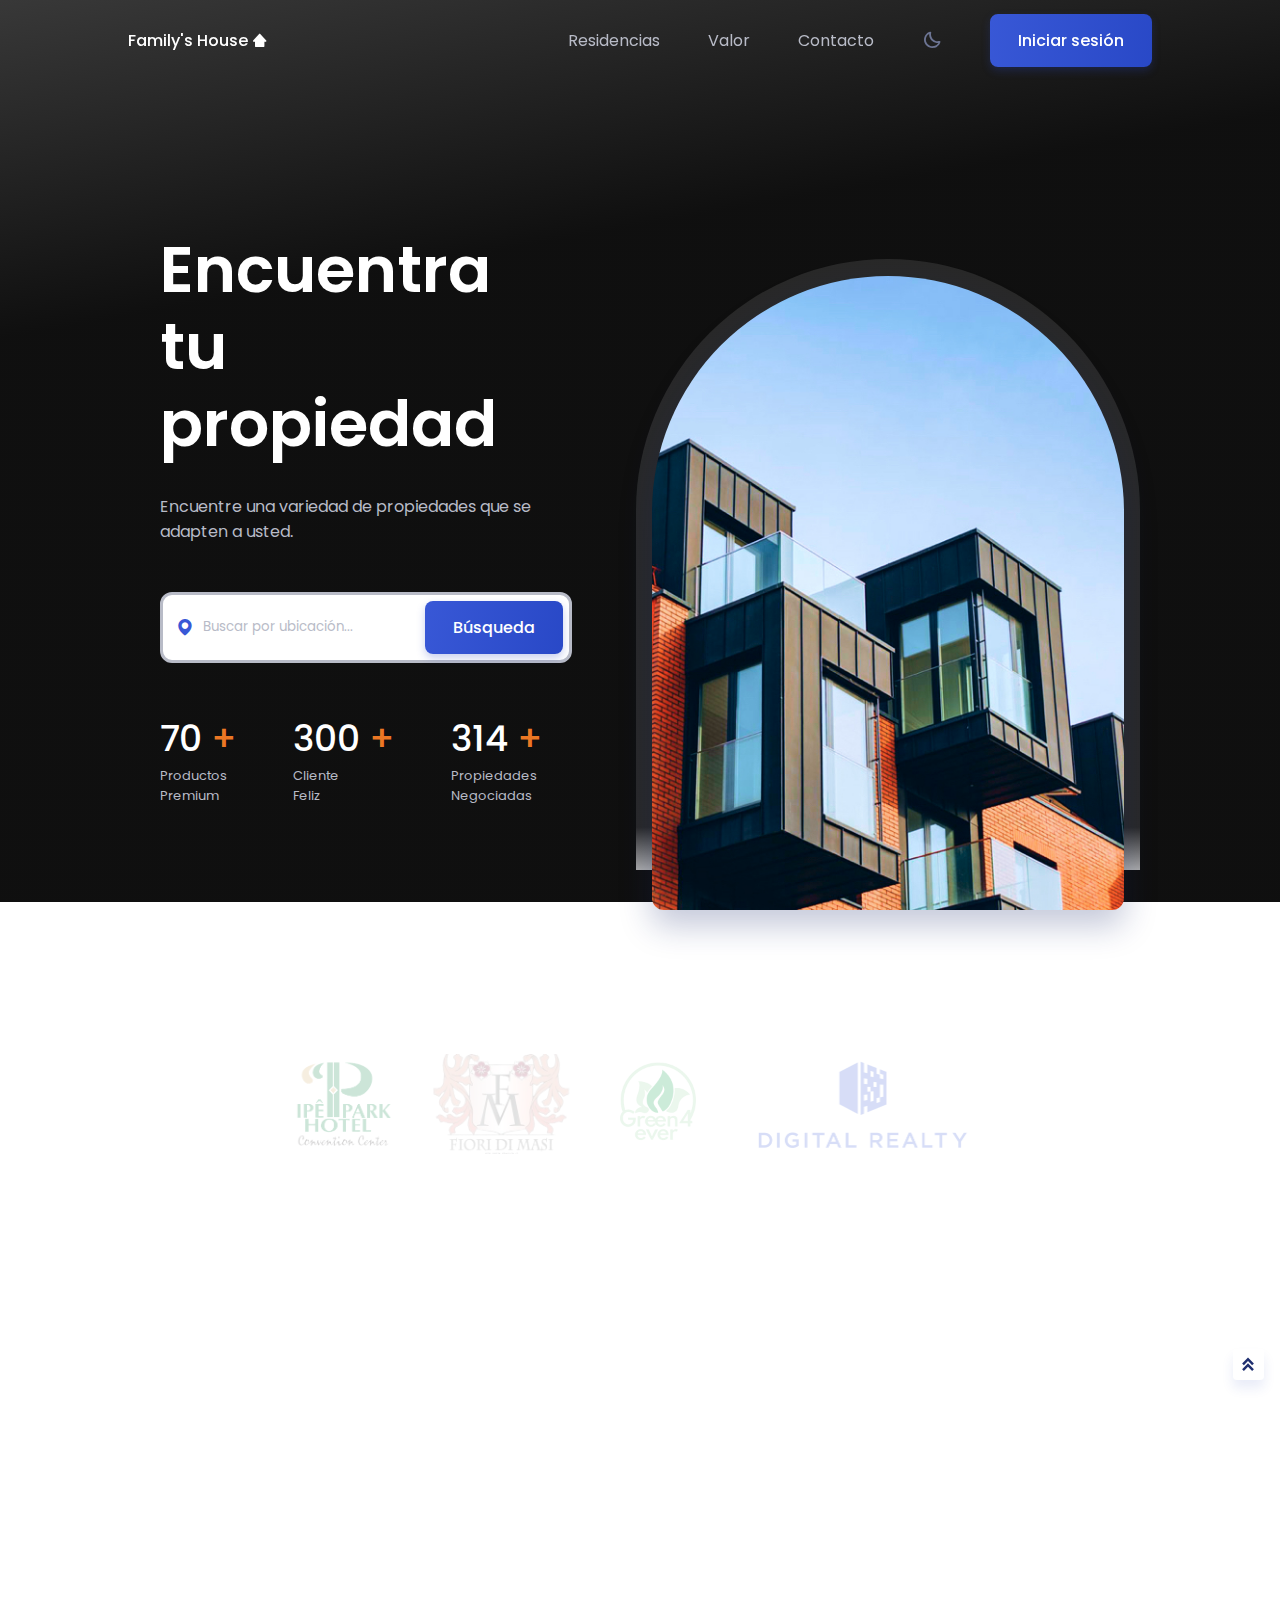
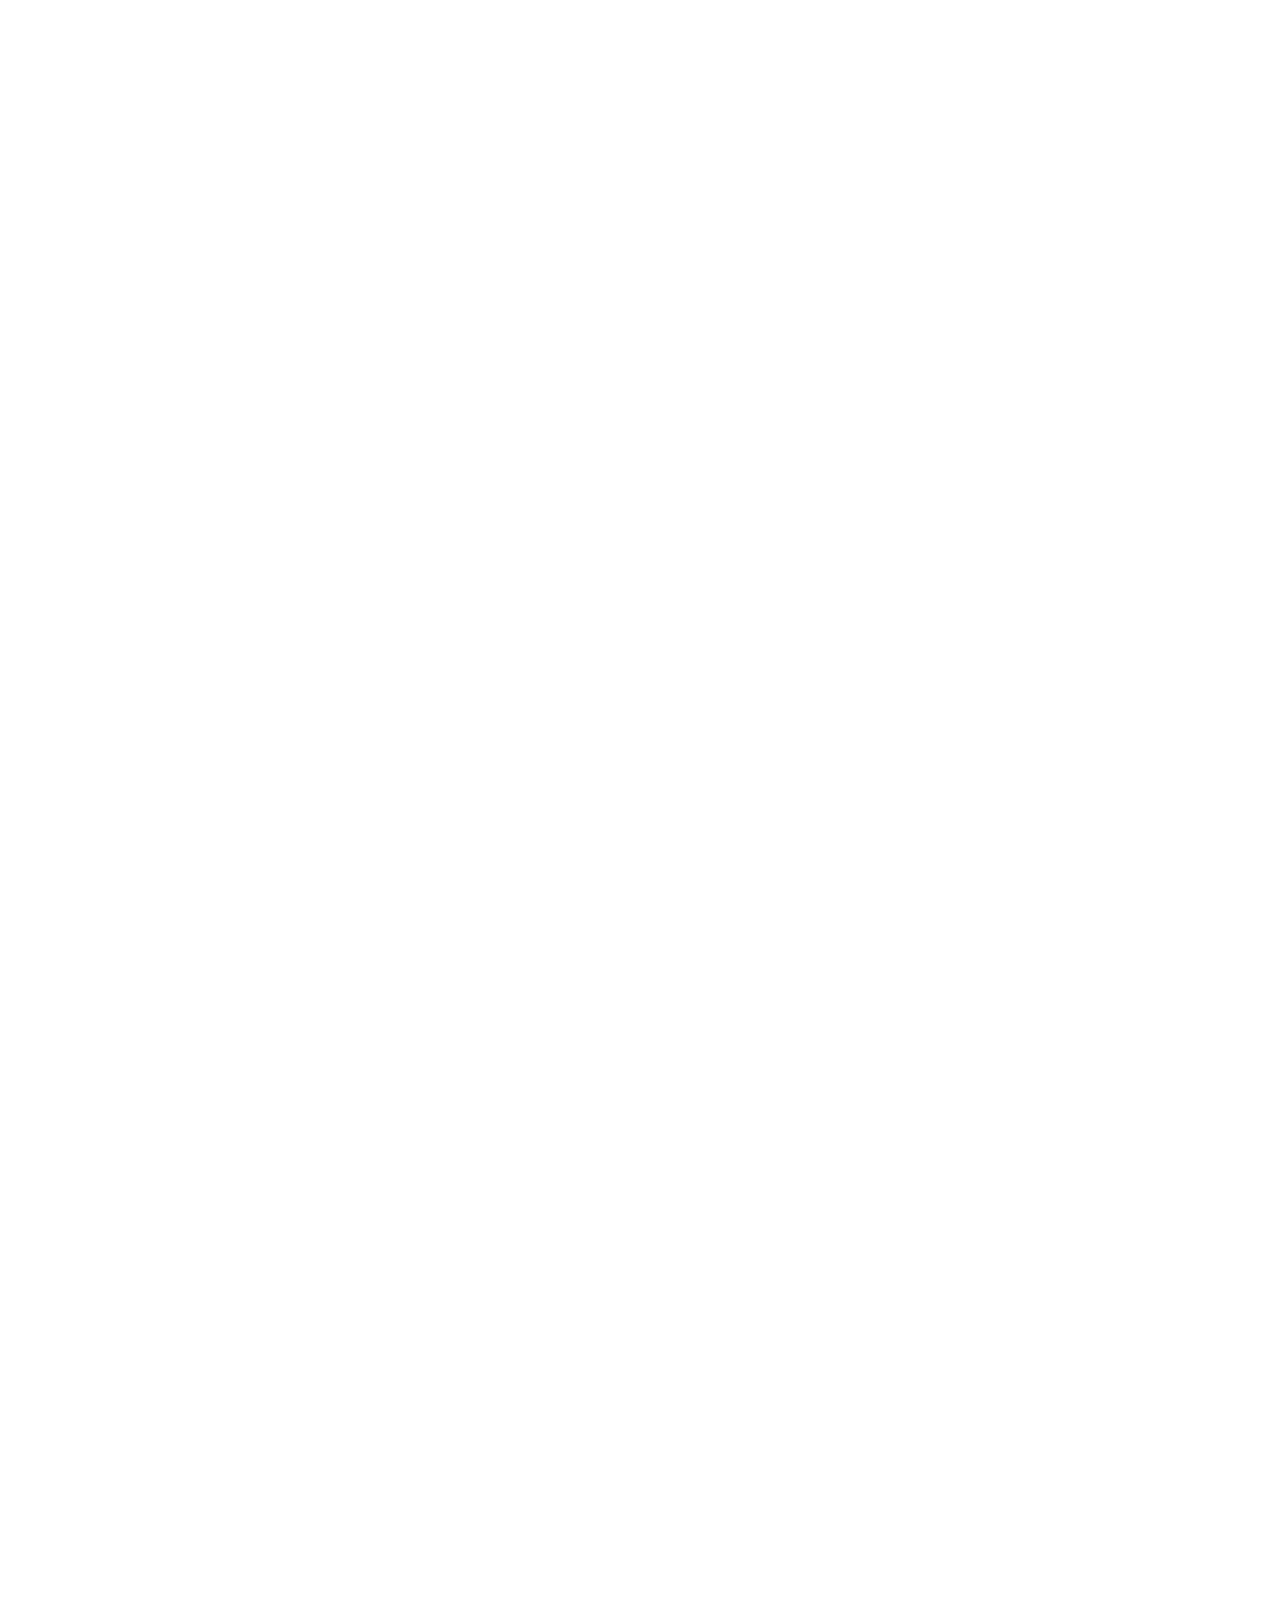
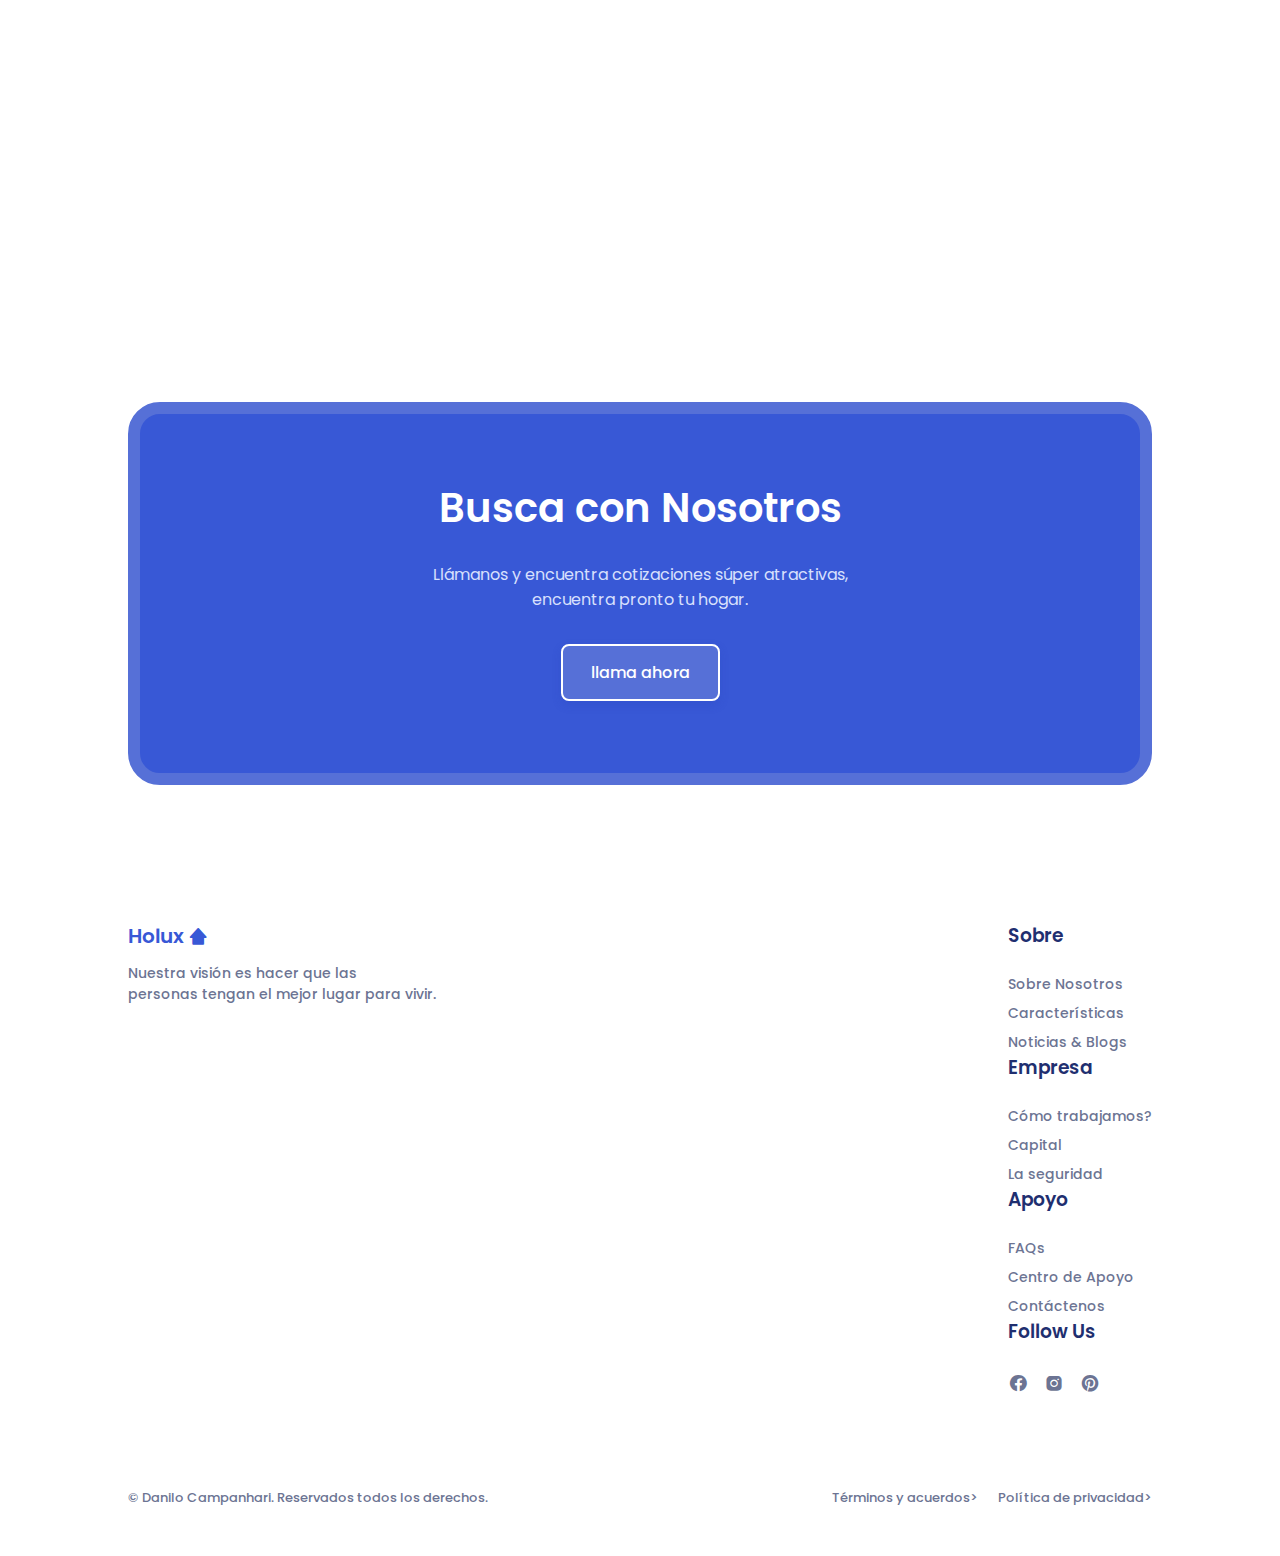
<file: index.html>
<!DOCTYPE html>
    <html lang="es">
    <head>
        <meta charset="UTF-8">
        <meta name="viewport" content="width=device-width, initial-scale=1.0">

        <!--=============== FAVICON ===============-->
        <link rel="shortcut icon" href="assets/img/favicon.png" type="image/x-icon">

        <!--=============== BOXICONS ===============-->
        <link href='https://unpkg.com/boxicons@2.1.2/css/boxicons.min.css' rel='stylesheet'>
        
        <!--=============== SWIPER CSS ===============-->
        <link rel="stylesheet" href="assets/css/swiper-bundle.min.css">

        <!--=============== CSS ===============-->
        <link rel="stylesheet" href="assets/css/styles.css">

        <title>Inmobiliaria España</title>
    </head>
    <body>
        <!--==================== HEADER ====================-->
        <header class="header" id="header">
            <nav class="nav container">
                <a href="index.html" class="nav__logo">
                    Family's House <i class='bx bxs-home-alt-2'></i>
                </a>

                <div class="nav__menu">
                    <ul class="nav__list">
                        <li class="nav__item">
                            <a href="#home" class="nav__link active-link">
                                <i class='bx bx-home-alt-2' ></i>
                                <span></span>
                            </a>
                        </li>

                        <li class="nav__item">
                            <a href="Residencias.html" class="nav__link">
                                <i class='bx bx-building-house' ></i>
                                <span>Residencias</span>
                            </a>
                        </li>
                        
                        <li class="nav__item">
                            <a href="#Value" class="nav__link">
                                <i class='bx bx-award' ></i>
                                <span>Valor</span>
                            </a>
                        </li>
                        
                        <li class="nav__item">
                            <a href="contacto.html" class="nav__link">
                                <i class='bx bx-phone'></i>
                                <span>Contacto</span>
                            </a>
                        </li>
                    </ul>
                </div>

                <!-- Theme change button -->
                <i class='bx bx-moon change-theme' id="theme-button"></i>

                <a href="#" class="button nav_button">
                    Iniciar sesión
                </a>
            </nav>
        </header>

        <!--==================== MAIN ====================-->
        <main class="main">
            <!--==================== HOME ====================-->
            <section class="home section" id="home">
                <div class="home__container container grid">
                    <div class="home__data">
                        <h1 class="home__title">
                            Encuentra  <br> tu <br> propiedad
                        </h1>
                        <p class="home__description">
                            Encuentre una variedad de propiedades que se adapten a usted.
                        </p>

                        <form action="" class="home__search">
                            <i class='bx bxs-map' ></i>
                            <input type="search" placeholder="Buscar por ubicación..." class="home__search-input">
                            <button class="button">Búsqueda</button>
                        </form>

                        <div class="home__value">
                            <div>
                                <h1 class="home__value-number">
                                    70 <span>+</span>
                                </h1>
                                <span class="home__value-description">
                                    Productos <br> Premium
                                </span>
                            </div>

                            <div>
                                <h1 class="home__value-number">
                                    300 <span>+</span>
                                </h1>
                                <span class="home__value-description">
                                    Cliente <br> Feliz
                                </span>
                            </div>

                            <div>
                                <h1 class="home__value-number">
                                    314 <span>+</span>
                                </h1>
                                <span class="home__value-description">
                                    Propiedades <br> Negociadas
                                </span>
                            </div>
                        </div>
                    </div>

                    <div class="home__images">
                        <div class="home__orbe"></div>

                        <div class="home__img">
                            <img src="assets/img/home.jpg" alt="">
                        </div>
                    </div>
                </div>
            </section>

            <!--==================== LOGOS ====================-->
            <section class="logos section">
                <div class="logos__container container grid">
                    <div class="logos__img">
                        <img src="assets/img/IPE-LOGO-quadrado-215x215-removebg-preview.png" alt="">
                    </div>

                    <div class="logos__img">
                        <img src="assets/img/logomarca-jpg-13-251723-1561402710_13_251723-1564995014-removebg-preview.png" alt="">
                    </div>

                    <div class="logos__img">
                        <img src="assets/img/G4E-Logo.png" alt="">
                    </div>
                    
                    <div class="logos__img">
                        <img src="assets/img/logo4.png" alt="">
                    </div>
                </div>
            </section>

            <!--==================== POPULAR ====================-->
            <section class="popular section" id="popular">
                <div class="container">
                    <span class="section__subtitle">Melhor escolha</span>
                    <h2 class="section__title">
                        Residências Populares<span>.</span>
                    </h2>

                    <div class="popular__container swiper">
                        <div class="swiper-wrapper">
                                <article class="popular__card swiper-slide">
                                    <a href="Detalhes.html"></a>
                                        <img src="assets/img/popular1.jpg" alt="" class="popular__img">

                                        <div class="popular_data">
                                            <h2 class="popular__price">
                                                <span>€ </span>66,356
                                            </h2>
                                            <h3 class="popular_title">
                                                Benalmadena
                                            </h3>
                                            <p class="popular__description">
                                                Pl. Mayor29140, Málaga, Espanha
                                            </p>
                                        </div>
                                    </a>
                                </article>

                                <article class="popular__card swiper-slide">
                                    <a href="Detalhes2.html">
                                            <img src="assets/img/popular2.jpg" alt="" class="popular__img">

                                            <div class="popular_data">
                                                <h2 class="popular__price">
                                                    <span>€ </span>35,159
                                                </h2>
                                                <h3 class="popular_title">
                                                    Benalmadena
                                                </h3>
                                                <p class="popular__description">
                                                    Pl. Mayor29140, Málaga, Espanha
                                                </p>
                                            </div>
                                    </a>
                                </article>


                                <article class="popular__card swiper-slide">
                                    <a href="Detalhes3.html">
                                        <img src="assets/img/popular3.jpg" alt="" class="popular__img">

                                        <div class="popular_data">
                                            <h2 class="popular__price">
                                                <span>€ </span>75,043
                                            </h2>
                                            <h3 class="popular_title">
                                                Benalmadena
                                            </h3>
                                            <p class="popular__description">
                                                Pl. Mayor29140, Málaga, Espanha
                                            </p>
                                        </div>
                                    </a>
                                </article>

                                <article class="popular__card swiper-slide">
                                    <a href="Detalhes4.html">
                                        <img src="assets/img/popular4.jpg" alt="" class="popular__img">
                                        <div class="popular_data">
                                            <h2 class="popular__price">
                                                <span>€ </span>62,024
                                            </h2>
                                            <h3 class="popular_title">
                                                Benalmadena
                                            </h3>
                                            <p class="popular__description">
                                                Pl. Mayor29140, Málaga, Espanha
                                            </p>
                                        </div>
                                    </a>
                                </article>

                                <article class="popular__card swiper-slide">
                                    <a href="Detalhes5.html">
                                        <img src="assets/img/popular5.jpg" alt="" class="popular__img">

                                        <div class="popular_data">
                                            <h2 class="popular__price">
                                                <span>€ </span>47,043
                                            </h2>
                                            <h3 class="popular_title">
                                                Benalmadena
                                            </h3>
                                            <p class="popular__description">
                                                Pl. Mayor29140, Málaga, Espanha
                                            </p>
                                        </div>
                                    </a>
                                </article>
                        </div>

                        <div class="swiper-button-next">
                            <i class='bx bx-chevron-right'></i>
                        </div>
                        <div class="swiper-button-prev">
                            <i class='bx bx-chevron-left' ></i>
                        </div>
                    </div>
                </div>
            </section>

            <!--==================== VALUE ====================-->
            <section class="value section" id="value">
                <div class="value__container container grid">
                    <div class="value__images">
                        <div class="value__orbe"></div>

                        <div class="value__img">
                            <img src="assets/img/value.jpg" alt="">
                        </div>
                    </div>

                    <div class="value__contente">
                        <div class="valu__data">
                            <span class="section__subtitle">Nuestros valores</span>
                            <h2 class="section__title">
                                Valores que ofrecemos<span>.</span>
                            </h2>
                            <p class="value__description">
                                Siempre estamos listos para ayudar, 
                                brindándole el mejor servicio.
                                Creemos que un buen lugar para vivir
                                puede mejorar su vida.
                            </p>
                        </div>

                        <div class="value__accordion">
                            <div class="value__accordion">
                                <div class="value__accordion-item">
                                    <header class="value__accordion-header">
                                        <i class='bx bxs-shield-x value__accordion-icon'></i>
                                        <h3 class="value__accordion-title">
                                            Las mejores tasas de interés del mercado
                                        </h3>
                                        <div class="value__accordion-arrow">
                                            <i class='bx bxs-down-arrow'></i>
                                        </div>
                                    </header>

                                    <div class="value__accordion-content">
                                        <p class="value__accordion-description">
                                            El precio que ofrecemos es el mejor para usted, no garantizamos ningún precio.
                                            cambios en su propiedad debido a varios costos inesperados que puedan surgir.
                                        </p>
                                    </div>
                                </div>
                            </div>

                            <div class="value__accordion">
                                <div class="value__accordion-item">
                                    <header class="value__accordion-header">
                                        <i class='bx bxs-x-square value__accordion-icon'></i>
                                        <h3 class="value__accordion-title">
                                            Prevenir precios inestables
                                        </h3>
                                        <div class="value__accordion-arrow">
                                            <i class='bx bxs-down-arrow'></i>
                                        </div>
                                    </header>

                                    <div class="value__accordion-content">
                                        <p class="value__accordion-description">
                                            El precio que ofrecemos es el mejor para usted, no garantizamos ningún precio.
                                            cambios en su propiedad debido a varios costos inesperados que puedan surgir.
                                        </p>
                                    </div>
                                </div>
                            </div>

                            <div class="value__accordion">
                                <div class="value__accordion-item">
                                    <header class="value__accordion-header">
                                        <i class='bx bxs-bar-chart-square value__accordion-icon'></i>
                                        <h3 class="value__accordion-title">
                                            Los mejores precios del mercado
                                        </h3>
                                        <div class="value__accordion-arrow">
                                            <i class='bx bxs-down-arrow'></i>
                                        </div>
                                    </header>

                                    <div class="value__accordion-content">
                                        <p class="value__accordion-description">
                                            El precio que ofrecemos es el mejor para usted, no garantizamos ningún precio.
                                            cambios en su propiedad debido a varios costos inesperados que puedan surgir.
                                        </p>
                                    </div>
                                </div>
                            </div>

                            <div class="value__accordion">
                                <div class="value__accordion-item">
                                    <header class="value__accordion-header">
                                        <i class='bx bxs-check-square value__accordion-icon'></i>
                                        <h3 class="value__accordion-title">
                                            Seguridad de sus datos
                                        </h3>
                                        <div class="value__accordion-arrow">
                                            <i class='bx bxs-down-arrow'></i>
                                        </div>
                                    </header>

                                    <div class="value__accordion-content">
                                        <p class="value__accordion-description">
                                            El precio que ofrecemos es el mejor para usted, no garantizamos ningún precio.
                                            cambios en su propiedad debido a varios costos inesperados que puedan surgir.
                                        </p>
                                    </div>
                                </div>
                            </div>
                        </div>
                    </div>
            </section>

            <!--==================== CONTACT ====================-->
            <section class="contact section" id="contact">
                <div class="contact__container container grid">
                    <div class="contact__images">
                        <div class="contact__orbe"></div>

                        <div class="contact__img">
                            <img src="assets/img/contact.png" alt="">
                        </div>
                    </div>

                    <div class="contact__content">
                        <div class="contact__data">
                            <span class="section__subtitle">Contáctenos</span>
                            <h2 class="section__title">
                                Fácil de contactarnos<span>.</span>
                            </h2>
                            <p class="contact__description">
                                Existe um problema para encontrar sua casa?
                                Precisa de um guia na compra da primeira casa? ou precisa de um
                                consulta sobre questões residenciais? basta entrar em contato conosco.
                            </p>
                        </div>

                        <div class="contact__card">
                            <div class="contact__card-box">
                                <div class="contact__card-info">
                                    <i class='bx bxs-phone-call'></i>
                                    
                                    <div>
                                        <h3 class="contact__card-title">
                                            llamar
                                        </h3>
                                        <p class="contact__card-description">
                                            +34 655 07 30 75
                                        </p>
                                    </div>
                                </div>
                                
                                <button class="button contact__card-button">
                                    <a href="https://web.whatsapp.com/">Llama Ahora</a> 
                                </button>
                            </div>

                            <div class="contact__card-box">
                                <div class="contact__card-info">
                                    <i class='bx bxs-message-rounded-dots'></i>

                                    <div>
                                        <h3 class="contact__card-title">
                                            Chat
                                        </h3>
                                        <p class="contact__card-description">
                                            +34 655 07 30 75
                                        </p>
                                    </div>
                                </div>

                                <button class="button contact__card-button">
                                    <a href="https://web.whatsapp.com/">Chat Ahora</a>
                                </button>
                            </div>

                            <div class="contact__card-box">
                                <div class="contact__card-info">
                                    <i class='bx bxs-video'></i>
                                    <div>
                                        <h3 class="contact__card-title">
                                            Video Call
                                        </h3>
                                        <p class="contact__card-description">
                                            +34 655 07 30 75
                                        </p>
                                    </div>
                                </div>

                                <button class="button contact__card-button">
                                    <a href="https://web.whatsapp.com/">Video Call Ahora</a>
                                </button>
                            </div>

                            <div class="contact__card-box">
                                <div class="contact__card-info">
                                    <i class='bx bxs-envelope' ></i>
                                    <div>
                                        <h3 class="contact__card-title">
                                            Mensaje
                                        </h3>
                                        <p class="contact__card-description">
                                            +34 655 07 30 75
                                        </p>
                                    </div>
                                </div>

                                <button class="button contact__card-button">
                                    <a href="https://web.whatsapp.com/">Messaje Ahora</a>
                                </button>
                            </div>
                        </div>
                    </div>
                </div>
            </section>

            <!--==================== SUBSCRIBE ====================-->
            <section class="subscribe section">
                <div class="subscribe__container container">
                    <h1 class="subscribe__title">
                        Busca con Nosotros
                    </h1>
                    <p class="subscribe__description">
                        Llámanos y encuentra cotizaciones súper 
                        atractivas, encuentra pronto tu hogar.
                    </p>
                    <a href="https://web.whatsapp.com" target="_blank" class="button subscribe__button">
                        llama ahora
                    </a>
                </div>
            </section>
        </main>

        <!--==================== FOOTER ====================-->
        <footer class="footer section">
            <div class="footer__container container grid">
                <div>
                    <a href="" class="footer__logo">
                        Holux <i class='bx bxs-home-alt-2'></i>
                    </a>
                    <p class="footer__description">
                        Nuestra visión es hacer que las<br>
                        personas tengan el mejor lugar para vivir.
                    </p>
                </div>

                <div class="footer__content">
                    <div>
                        <h3 class="footer__title">
                            Sobre
                        </h3>

                        <ul class="footer__links">
                            <li>
                                <a href="#" class="footer__link">Sobre Nosotros</a>
                            </li>
                            <li>
                                <a href="#" class="footer__link">Características</a>
                            </li>
                            <li>
                                <a href="#" class="footer__link">Noticias & Blogs</a>
                            </li>
                        </ul>
                    </div>

                    <div>
                        <h3 class="footer__title">
                            Empresa
                        </h3>

                        <ul class="footer__links">
                            <li>
                                <a href="#" class="footer__link">Cómo trabajamos?</a>
                            </li>
                            <li>
                                <a href="#" class="footer__link">Capital</a>
                            </li>
                            <li>
                                <a href="#" class="footer__link">La seguridad</a>
                            </li>
                        </ul>
                    </div>

                    <div>
                        <h3 class="footer__title">
                            Apoyo
                        </h3>

                        <ul class="footer__links">
                            <li>
                                <a href="#" class="footer__link">FAQs</a>
                            </li>
                            <li>
                                <a href="#" class="footer__link">Centro de Apoyo</a>
                            </li>
                            <li>
                                <a href="#" class="footer__link">Contáctenos</a>
                            </li>
                        </ul>
                    </div>

                    <div>
                        <h3 class="footer__title">
                            Follow Us
                        </h3>

                        <ul class="footer__social">
                            <a href="https://facebook.com/" target="_blank" class="footer__social-link">
                                <i class='bx bxl-facebook-circle'></i>
                            </a>
                            <a href="https://instagram.com/" target="_blank" class="footer__social-link">
                                <i class='bx bxl-instagram-alt'></i>
                            </a>
                            <a href="https://pinterest.com/" target="_blank" class="footer__social-link">
                                <i class='bx bxl-pinterest'></i>
                            </a>
                        </ul>
                    </div>
                </div>
            </div>

            <div class="footer__info container">
                <span class="footer__copy">
                    &#169; Danilo Campanhari. Reservados todos los derechos.
                </span>

                <div class="footer__privacy">
                    <a href="#">Términos y acuerdos></a>
                    <a href="#">Política de privacidad></a>
                </div>
            </div>

        </footer>


        <!--========== SCROLL UP ==========-->
        <a href="#" class="scrollup" id="scroll-up">
            <i class='bx bxs-chevrons-up'></i>
        </a>

        <!--=============== SCROLLREVEAL ===============-->
        <script src="assets/js/scrollreveal.min.js"></script>

        <!--=============== SWIPER JS ===============-->
        <script src="assets/js/swiper-bundle.min.js"></script>

        <!--=============== MAIN JS ===============-->
        <script src="assets/js/main.js"></script>
        
    </body>
</html>
</file>
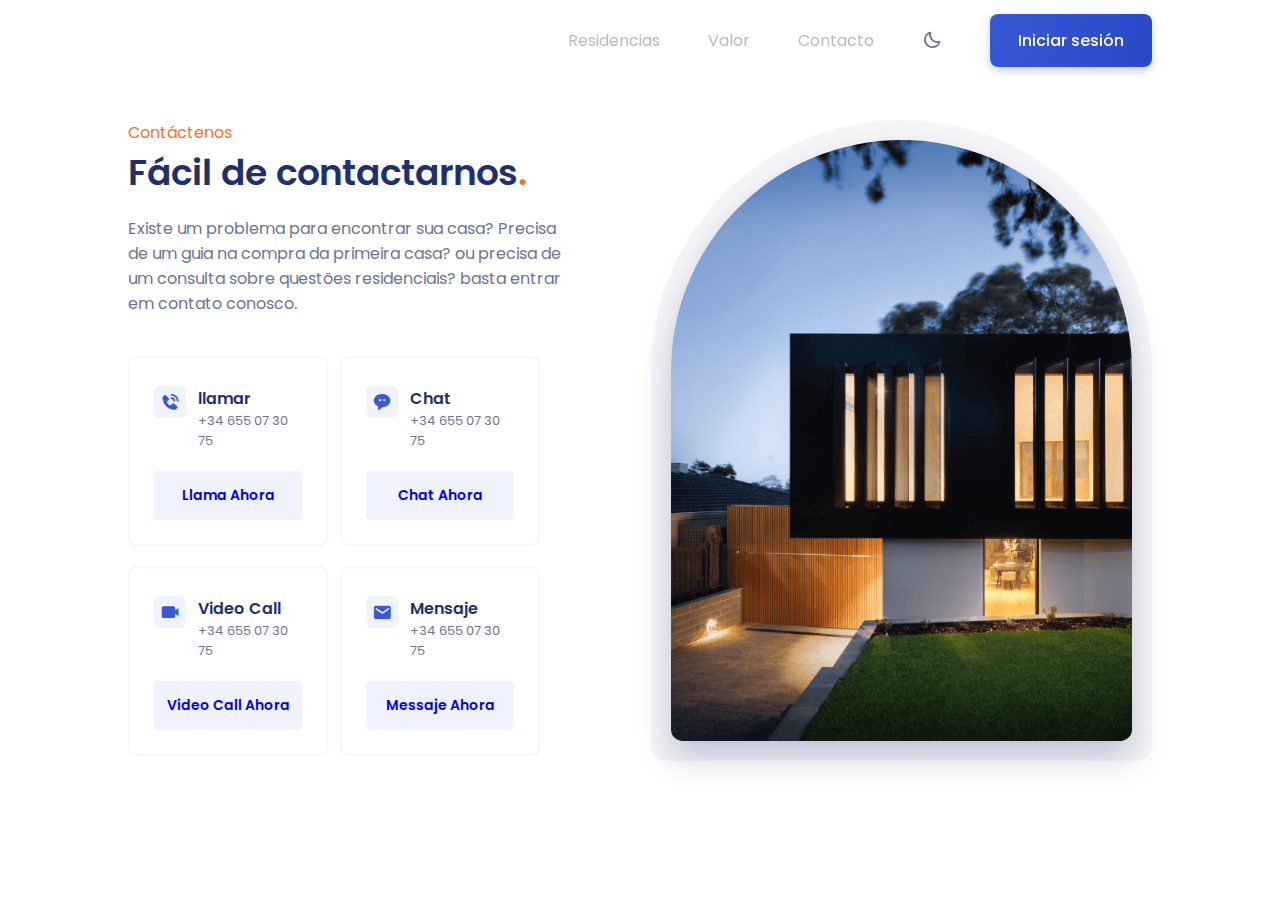
<file: contacto.html>
<!DOCTYPE html>
<html lang="es">
<head>

    <!--=============== FAVICON ===============-->
    <link rel="shortcut icon" href="assets/img/favicon.png" type="image/x-icon">

    <!--=============== BOXICONS ===============-->
    <link href='https://unpkg.com/boxicons@2.1.2/css/boxicons.min.css' rel='stylesheet'>
    
    <!--=============== SWIPER CSS ===============-->
    <link rel="stylesheet" href="assets/css/swiper-bundle.min.css">

    <!--=============== CSS ===============-->
    <link rel="stylesheet" href="assets/css/styles.css">

    <meta charset="UTF-8">
    <meta http-equiv="X-UA-Compatible" content="IE=edge">
    <meta name="viewport" content="width=device-width, initial-scale=1.0">
    <title>Contacto</title>
</head>
<body>

                <!--==================== HEADER ====================-->
    <header class="header" id="header">
        <nav class="nav container">
            <a href="index.html" class="nav__logo">
                Family's House <i class='bx bxs-home-alt-2'></i>
            </a>

            <div class="nav__menu">
                <ul class="nav__list">
                    <li class="nav__item">
                        <a href="#home" class="nav__link active-link">
                            <i class='bx bx-home-alt-2' ></i>
                            <span></span>
                        </a>
                    </li>

                    <li class="nav__item">
                        <a href="Residencias.html" class="nav__link">
                            <i class='bx bx-building-house' ></i>
                            <span>Residencias</span>
                        </a>
                    </li>
                    
                    <li class="nav__item">
                        <a href="#Value" class="nav__link">
                            <i class='bx bx-award' ></i>
                            <span>Valor</span>
                        </a>
                    </li>
                    
                    <li class="nav__item">
                        <a href="#Contact" class="nav__link">
                            <i class='bx bx-phone'></i>
                            <span>Contacto</span>
                        </a>
                    </li>
                </ul>
            </div>

            <!-- Theme change button -->
            <i class='bx bx-moon change-theme' id="theme-button"></i>

            <a href="#" class="button nav_button">
                Iniciar sesión
            </a>
        </nav>
    </header>

                       <!--==================== CONTACT ====================-->
                    <section class="contact section" id="contact">
                        <div class="contact__container container grid">
                            <div class="contact__images">
                                <div class="contact__orbe"></div>
        
                                <div class="contact__img">
                                    <img src="assets/img/contact.png" alt="">
                                </div>
                            </div>
        
                            <div class="contact__content">
                                <div class="contact__data">
                                    <span class="section__subtitle">Contáctenos</span>
                                    <h2 class="section__title">
                                        Fácil de contactarnos<span>.</span>
                                    </h2>
                                    <p class="contact__description">
                                        Existe um problema para encontrar sua casa?
                                        Precisa de um guia na compra da primeira casa? ou precisa de um
                                        consulta sobre questões residenciais? basta entrar em contato conosco.
                                    </p>
                                </div>
        
                                <div class="contact__card">
                                    <div class="contact__card-box">
                                        <div class="contact__card-info">
                                            <i class='bx bxs-phone-call'></i>
                                            
                                            <div>
                                                <h3 class="contact__card-title">
                                                    llamar
                                                </h3>
                                                <p class="contact__card-description">
                                                    +34 655 07 30 75
                                                </p>
                                            </div>
                                        </div>
                                        
                                        <button class="button contact__card-button">
                                            <a href="https://web.whatsapp.com/">Llama Ahora</a> 
                                        </button>
                                    </div>
        
                                    <div class="contact__card-box">
                                        <div class="contact__card-info">
                                            <i class='bx bxs-message-rounded-dots'></i>
        
                                            <div>
                                                <h3 class="contact__card-title">
                                                    Chat
                                                </h3>
                                                <p class="contact__card-description">
                                                    +34 655 07 30 75
                                                </p>
                                            </div>
                                        </div>
        
                                        <button class="button contact__card-button">
                                            <a href="https://web.whatsapp.com/">Chat Ahora</a>
                                        </button>
                                    </div>
        
                                    <div class="contact__card-box">
                                        <div class="contact__card-info">
                                            <i class='bx bxs-video'></i>
                                            <div>
                                                <h3 class="contact__card-title">
                                                    Video Call
                                                </h3>
                                                <p class="contact__card-description">
                                                    +34 655 07 30 75
                                                </p>
                                            </div>
                                        </div>
        
                                        <button class="button contact__card-button">
                                            <a href="https://web.whatsapp.com/">Video Call Ahora</a>
                                        </button>
                                    </div>
        
                                    <div class="contact__card-box">
                                        <div class="contact__card-info">
                                            <i class='bx bxs-envelope' ></i>
                                            <div>
                                                <h3 class="contact__card-title">
                                                    Mensaje
                                                </h3>
                                                <p class="contact__card-description">
                                                    +34 655 07 30 75
                                                </p>
                                            </div>
                                        </div>
        
                                        <button class="button contact__card-button">
                                            <a href="https://web.whatsapp.com/">Messaje Ahora</a>
                                        </button>
                                    </div>
                                </div>
                            </div>
                        </div>
                    </section>
        


          <!--========== SCROLL UP ==========-->
        <a href="#" class="scrollup" id="scroll-up">
            <i class='bx bxs-chevrons-up'></i>
        </a>

        <!--=============== SCROLLREVEAL ===============-->
        <script src="assets/js/scrollreveal.min.js"></script>

        <!--=============== SWIPER JS ===============-->
        <script src="assets/js/swiper-bundle.min.js"></script>

        <!--=============== MAIN JS ===============-->
        <script src="assets/js/main.js"></script>
           

</body>
</html>
</file>
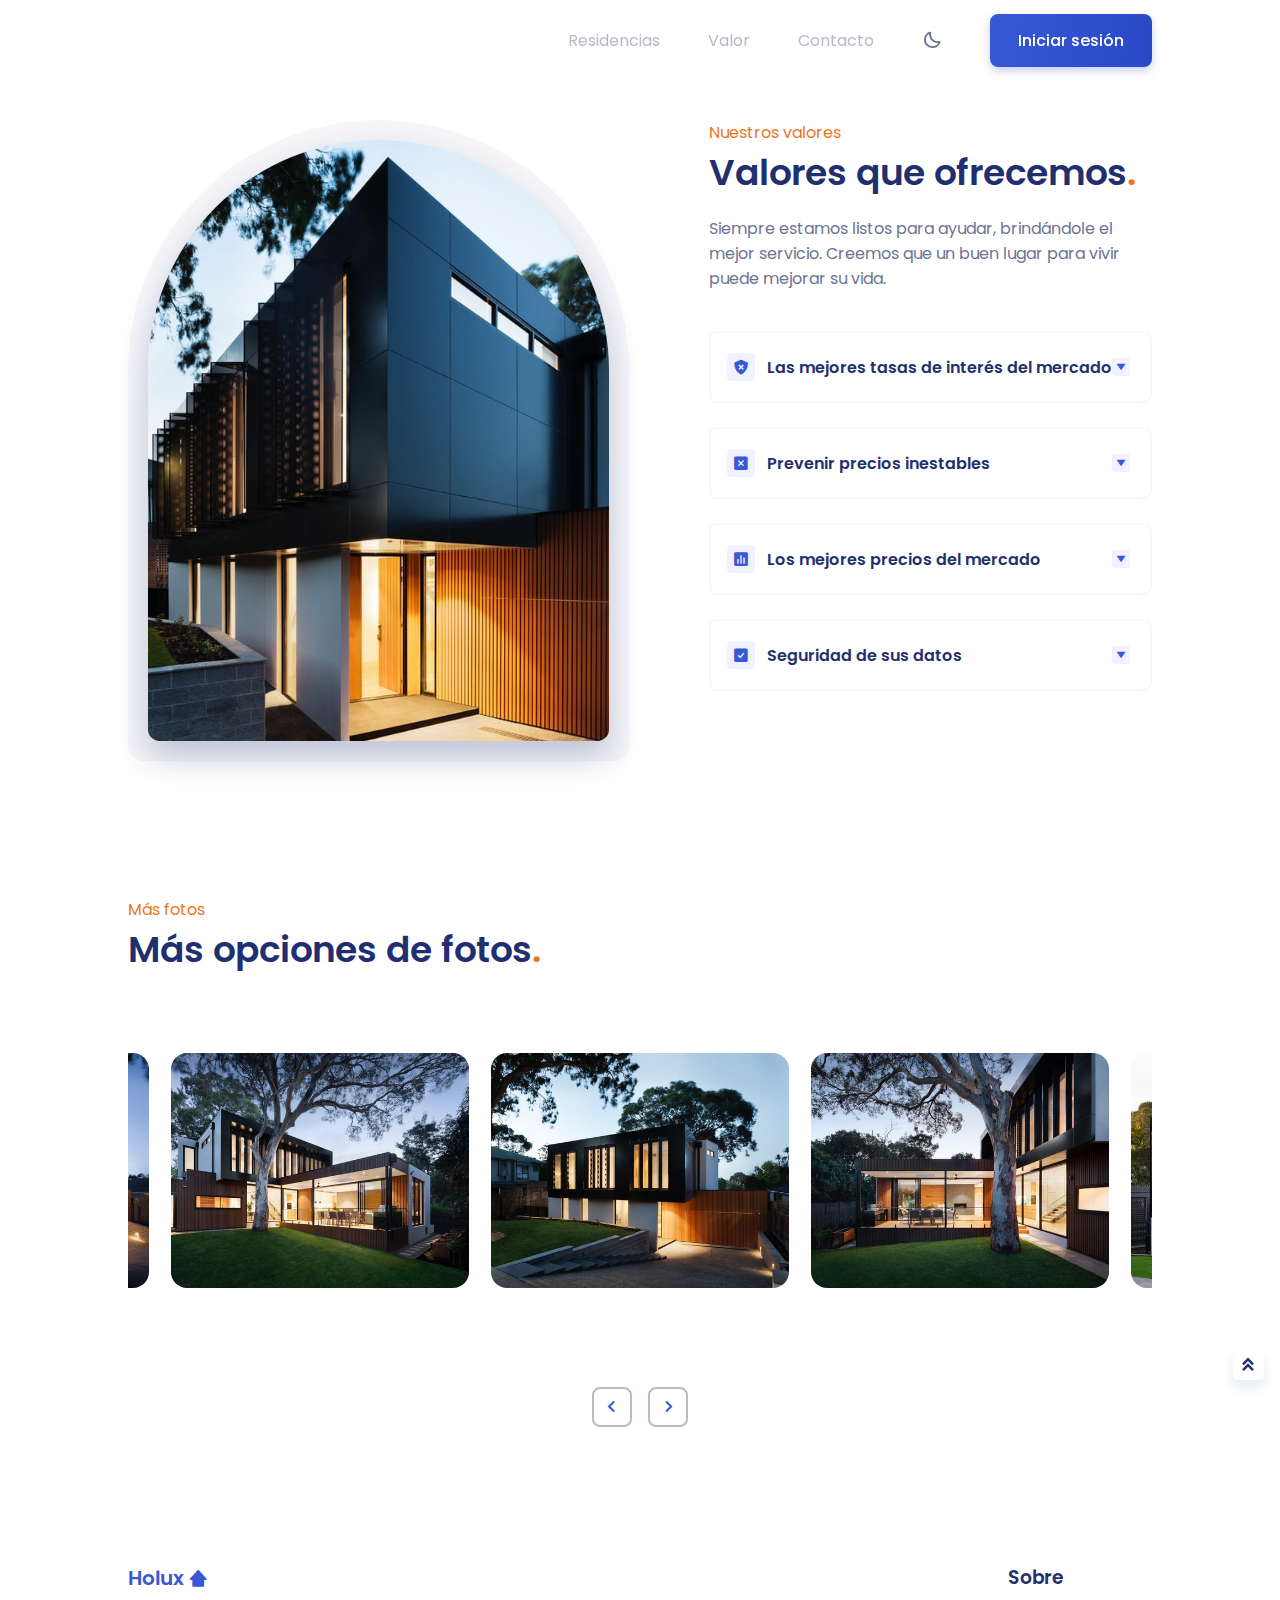
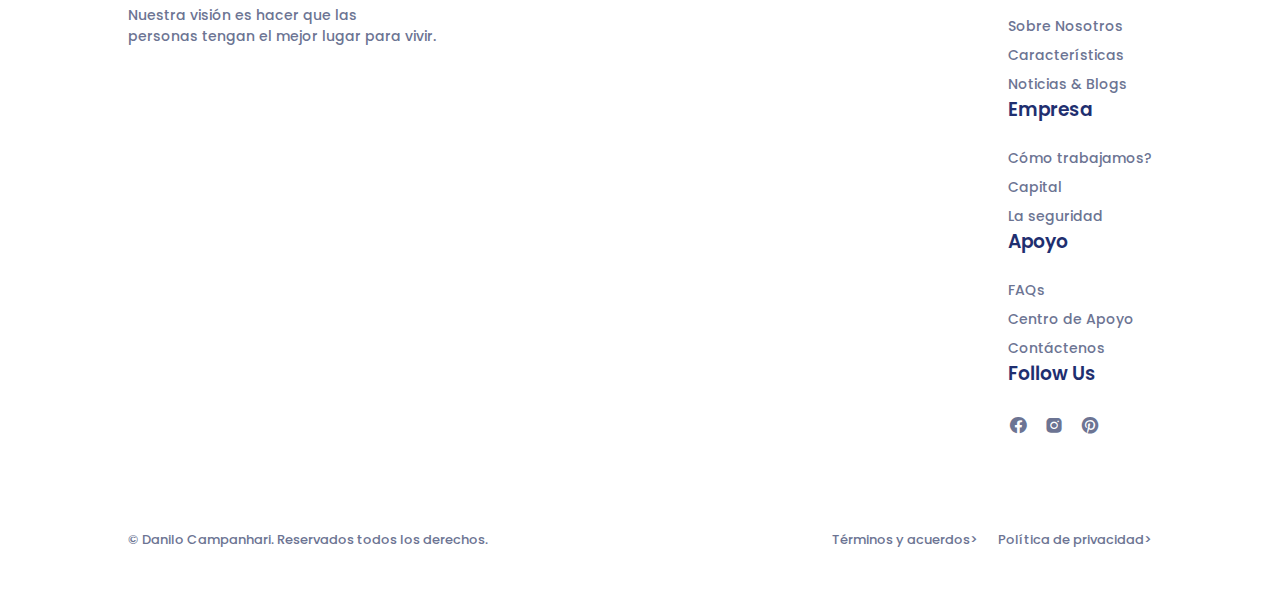
<file: Detalhes.html>
<!DOCTYPE html>
<html lang="es">
<head>

    <!--=============== FAVICON ===============-->
    <link rel="shortcut icon" href="assets/img/favicon.png" type="image/x-icon">

    <!--=============== BOXICONS ===============-->
    <link href='https://unpkg.com/boxicons@2.1.2/css/boxicons.min.css' rel='stylesheet'>
    
    <!--=============== SWIPER CSS ===============-->
    <link rel="stylesheet" href="assets/css/swiper-bundle.min.css">

    <!--=============== CSS ===============-->
    <link rel="stylesheet" href="assets/css/styles.css">

    <meta charset="UTF-8">
    <meta http-equiv="X-UA-Compatible" content="IE=edge">
    <meta name="viewport" content="width=device-width, initial-scale=1.0">
    <title>Detalhes</title>
</head>
<body>

                <!--==================== HEADER ====================-->
    <header class="header" id="header">
        <nav class="nav container">
            <a href="index.html" class="nav__logo">
                Family's House <i class='bx bxs-home-alt-2'></i>
            </a>

            <div class="nav__menu">
                <ul class="nav__list">
                    <li class="nav__item">
                        <a href="#home" class="nav__link active-link">
                            <i class='bx bx-home-alt-2' ></i>
                            <span></span>
                        </a>
                    </li>

                    <li class="nav__item">
                        <a href="Residencias.html" class="nav__link">
                            <i class='bx bx-building-house' ></i>
                            <span>Residencias</span>
                        </a>
                    </li>
                    
                    <li class="nav__item">
                        <a href="#Value" class="nav__link">
                            <i class='bx bx-award' ></i>
                            <span>Valor</span>
                        </a>
                    </li>
                    
                    <li class="nav__item">
                        <a href="#Contact" class="nav__link">
                            <i class='bx bx-phone'></i>
                            <span>Contacto</span>
                        </a>
                    </li>
                </ul>
            </div>

            <!-- Theme change button -->
            <i class='bx bx-moon change-theme' id="theme-button"></i>

            <a href="#" class="button nav_button">
                Iniciar sesión
            </a>
        </nav>
    </header>

    <section class="value section" id="value">
        <div class="value__container container grid">
            <div class="value__images">
                <div class="value__orbe"></div>

                <div class="value__img">
                    <img src="assets/img/value.jpg" alt="">
                </div>
            </div>

            <div class="value__contente">
                <div class="valu__data">
                    <span class="section__subtitle">Nuestros valores</span>
                    <h2 class="section__title">
                        Valores que ofrecemos<span>.</span>
                    </h2>
                    <p class="value__description">
                        Siempre estamos listos para ayudar, 
                        brindándole el mejor servicio.
                        Creemos que un buen lugar para vivir
                        puede mejorar su vida.
                    </p>
                </div>

                <div class="value__accordion">
                    <div class="value__accordion">
                        <div class="value__accordion-item">
                            <header class="value__accordion-header">
                                <i class='bx bxs-shield-x value__accordion-icon'></i>
                                <h3 class="value__accordion-title">
                                    Las mejores tasas de interés del mercado
                                </h3>
                                <div class="value__accordion-arrow">
                                    <i class='bx bxs-down-arrow'></i>
                                </div>
                            </header>

                            <div class="value__accordion-content">
                                <p class="value__accordion-description">
                                    El precio que ofrecemos es el mejor para usted, no garantizamos ningún precio.
                                    cambios en su propiedad debido a varios costos inesperados que puedan surgir.
                                </p>
                            </div>
                        </div>
                    </div>

                    <div class="value__accordion">
                        <div class="value__accordion-item">
                            <header class="value__accordion-header">
                                <i class='bx bxs-x-square value__accordion-icon'></i>
                                <h3 class="value__accordion-title">
                                    Prevenir precios inestables
                                </h3>
                                <div class="value__accordion-arrow">
                                    <i class='bx bxs-down-arrow'></i>
                                </div>
                            </header>

                            <div class="value__accordion-content">
                                <p class="value__accordion-description">
                                    El precio que ofrecemos es el mejor para usted, no garantizamos ningún precio.
                                    cambios en su propiedad debido a varios costos inesperados que puedan surgir.
                                </p>
                            </div>
                        </div>
                    </div>

                    <div class="value__accordion">
                        <div class="value__accordion-item">
                            <header class="value__accordion-header">
                                <i class='bx bxs-bar-chart-square value__accordion-icon'></i>
                                <h3 class="value__accordion-title">
                                    Los mejores precios del mercado
                                </h3>
                                <div class="value__accordion-arrow">
                                    <i class='bx bxs-down-arrow'></i>
                                </div>
                            </header>

                            <div class="value__accordion-content">
                                <p class="value__accordion-description">
                                    El precio que ofrecemos es el mejor para usted, no garantizamos ningún precio.
                                    cambios en su propiedad debido a varios costos inesperados que puedan surgir.
                                </p>
                            </div>
                        </div>
                    </div>

                    <div class="value__accordion">
                        <div class="value__accordion-item">
                            <header class="value__accordion-header">
                                <i class='bx bxs-check-square value__accordion-icon'></i>
                                <h3 class="value__accordion-title">
                                    Seguridad de sus datos
                                </h3>
                                <div class="value__accordion-arrow">
                                    <i class='bx bxs-down-arrow'></i>
                                </div>
                            </header>

                            <div class="value__accordion-content">
                                <p class="value__accordion-description">
                                    El precio que ofrecemos es el mejor para usted, no garantizamos ningún precio.
                                    cambios en su propiedad debido a varios costos inesperados que puedan surgir.
                                </p>
                            </div>
                        </div>
                    </div>
                </div>
            </div>
    </section>

             <!--==================== POPULAR ====================-->
             <section class="popular section" id="popular">
                <div class="container">
                    <span class="section__subtitle">Más fotos</span>
                    <h2 class="section__title">
                        Más opciones de fotos<span>.</span>
                    </h2>

                    <div class="popular__container swiper">
                        <div class="swiper-wrapper">
                                <article class="popular__card swiper-slide">
                                    <a href="Detalhes.html"></a>
                                        <img src="assets/img/popular1.jpg" alt="" class="popular__img">

                                        <div class="popular_data">
                                            <h2 class="popular__price">
                                                <span> </span>
                                            </h2>
                                            <h3 class="popular_title">
                                                
                                            </h3>
                                            <p class="popular__description">
                                               
                                            </p>
                                        </div>
                                    </a>
                                </article>

                                <article class="popular__card swiper-slide">
                                    <a href="Detalhes.html">
                                            <img src="assets/img/popular2.jpg" alt="" class="popular__img">

                                            <div class="popular_data">
                                                <h2 class="popular__price">
                                                    <span> </span>
                                                </h2>
                                                <h3 class="popular_title">
                                                    
                                                </h3>
                                                <p class="popular__description">
                                                    
                                                </p>
                                            </div>
                                    </a>
                                </article>


                                <article class="popular__card swiper-slide">
                                    <a href="Detalhes.html">
                                        <img src="assets/img/popular3.jpg" alt="" class="popular__img">

                                        <div class="popular_data">
                                            <h2 class="popular__price">
                                                <span></span>
                                            </h2>
                                            <h3 class="popular_title">
                                                
                                            </h3>
                                            <p class="popular__description">
                                                
                                            </p>
                                        </div>
                                    </a>
                                </article>

                                <article class="popular__card swiper-slide">
                                    <a href="Detalhes.html">
                                        <img src="assets/img/popular4.jpg" alt="" class="popular__img">
                                        <div class="popular_data">
                                            <h2 class="popular__price">
                                                <span></span>
                                            </h2>
                                            <h3 class="popular_title">
                                                
                                            </h3>
                                            <p class="popular__description">
                                                
                                            </p>
                                        </div>
                                    </a>
                                </article>

                                <article class="popular__card swiper-slide">
                                    <a href="Detalhes.html">
                                        <img src="assets/img/popular5.jpg" alt="" class="popular__img">

                                        <div class="popular_data">
                                            <h2 class="popular__price">
                                                <span></span>
                                            </h2>
                                            <h3 class="popular_title">
                                                
                                            </h3>
                                            <p class="popular__description">
                                                
                                            </p>
                                        </div>
                                    </a>
                                </article>
                        </div>

                        <div class="swiper-button-next">
                            <i class='bx bx-chevron-right'></i>
                        </div>
                        <div class="swiper-button-prev">
                            <i class='bx bx-chevron-left' ></i>
                        </div>
                    </div>
                </div>
            </section>





            <!--==================== FOOTER ====================-->
            <footer class="footer section">
                <div class="footer__container container grid">
                    <div>
                        <a href="" class="footer__logo">
                            Holux <i class='bx bxs-home-alt-2'></i>
                        </a>
                        <p class="footer__description">
                            Nuestra visión es hacer que las<br>
                            personas tengan el mejor lugar para vivir.
                        </p>
                    </div>
        
                    <div class="footer__content">
                        <div>
                            <h3 class="footer__title">
                                Sobre
                            </h3>
        
                            <ul class="footer__links">
                                <li>
                                    <a href="#" class="footer__link">Sobre Nosotros</a>
                                </li>
                                <li>
                                    <a href="#" class="footer__link">Características</a>
                                </li>
                                <li>
                                    <a href="#" class="footer__link">Noticias & Blogs</a>
                                </li>
                            </ul>
                        </div>
        
                        <div>
                            <h3 class="footer__title">
                                Empresa
                            </h3>
        
                            <ul class="footer__links">
                                <li>
                                    <a href="#" class="footer__link">Cómo trabajamos?</a>
                                </li>
                                <li>
                                    <a href="#" class="footer__link">Capital</a>
                                </li>
                                <li>
                                    <a href="#" class="footer__link">La seguridad</a>
                                </li>
                            </ul>
                        </div>
        
                        <div>
                            <h3 class="footer__title">
                                Apoyo
                            </h3>
        
                            <ul class="footer__links">
                                <li>
                                    <a href="#" class="footer__link">FAQs</a>
                                </li>
                                <li>
                                    <a href="#" class="footer__link">Centro de Apoyo</a>
                                </li>
                                <li>
                                    <a href="#" class="footer__link">Contáctenos</a>
                                </li>
                            </ul>
                        </div>
        
                        <div>
                            <h3 class="footer__title">
                                Follow Us
                            </h3>
        
                            <ul class="footer__social">
                                <a href="https://facebook.com/" target="_blank" class="footer__social-link">
                                    <i class='bx bxl-facebook-circle'></i>
                                </a>
                                <a href="https://instagram.com/" target="_blank" class="footer__social-link">
                                    <i class='bx bxl-instagram-alt'></i>
                                </a>
                                <a href="https://pinterest.com/" target="_blank" class="footer__social-link">
                                    <i class='bx bxl-pinterest'></i>
                                </a>
                            </ul>
                        </div>
                    </div>
                </div>
        
                <div class="footer__info container">
                    <span class="footer__copy">
                        &#169; Danilo Campanhari. Reservados todos los derechos.
                    </span>
        
                    <div class="footer__privacy">
                        <a href="#">Términos y acuerdos></a>
                        <a href="#">Política de privacidad></a>
                    </div>
                </div>
        
            </footer>
        
            <!--========== SCROLL UP ==========-->
            <a href="#" class="scrollup" id="scroll-up">
                <i class='bx bxs-chevrons-up'></i>
            </a>
        
            <!--=============== SCROLLREVEAL ===============-->
            <script src="assets/js/scrollreveal.min.js"></script>
        
            <!--=============== SWIPER JS ===============-->
            <script src="assets/js/swiper-bundle.min.js"></script>
        
            <!--=============== MAIN JS ===============-->
            <script src="assets/js/main.js"></script>
        

</body>
</html>
</file>
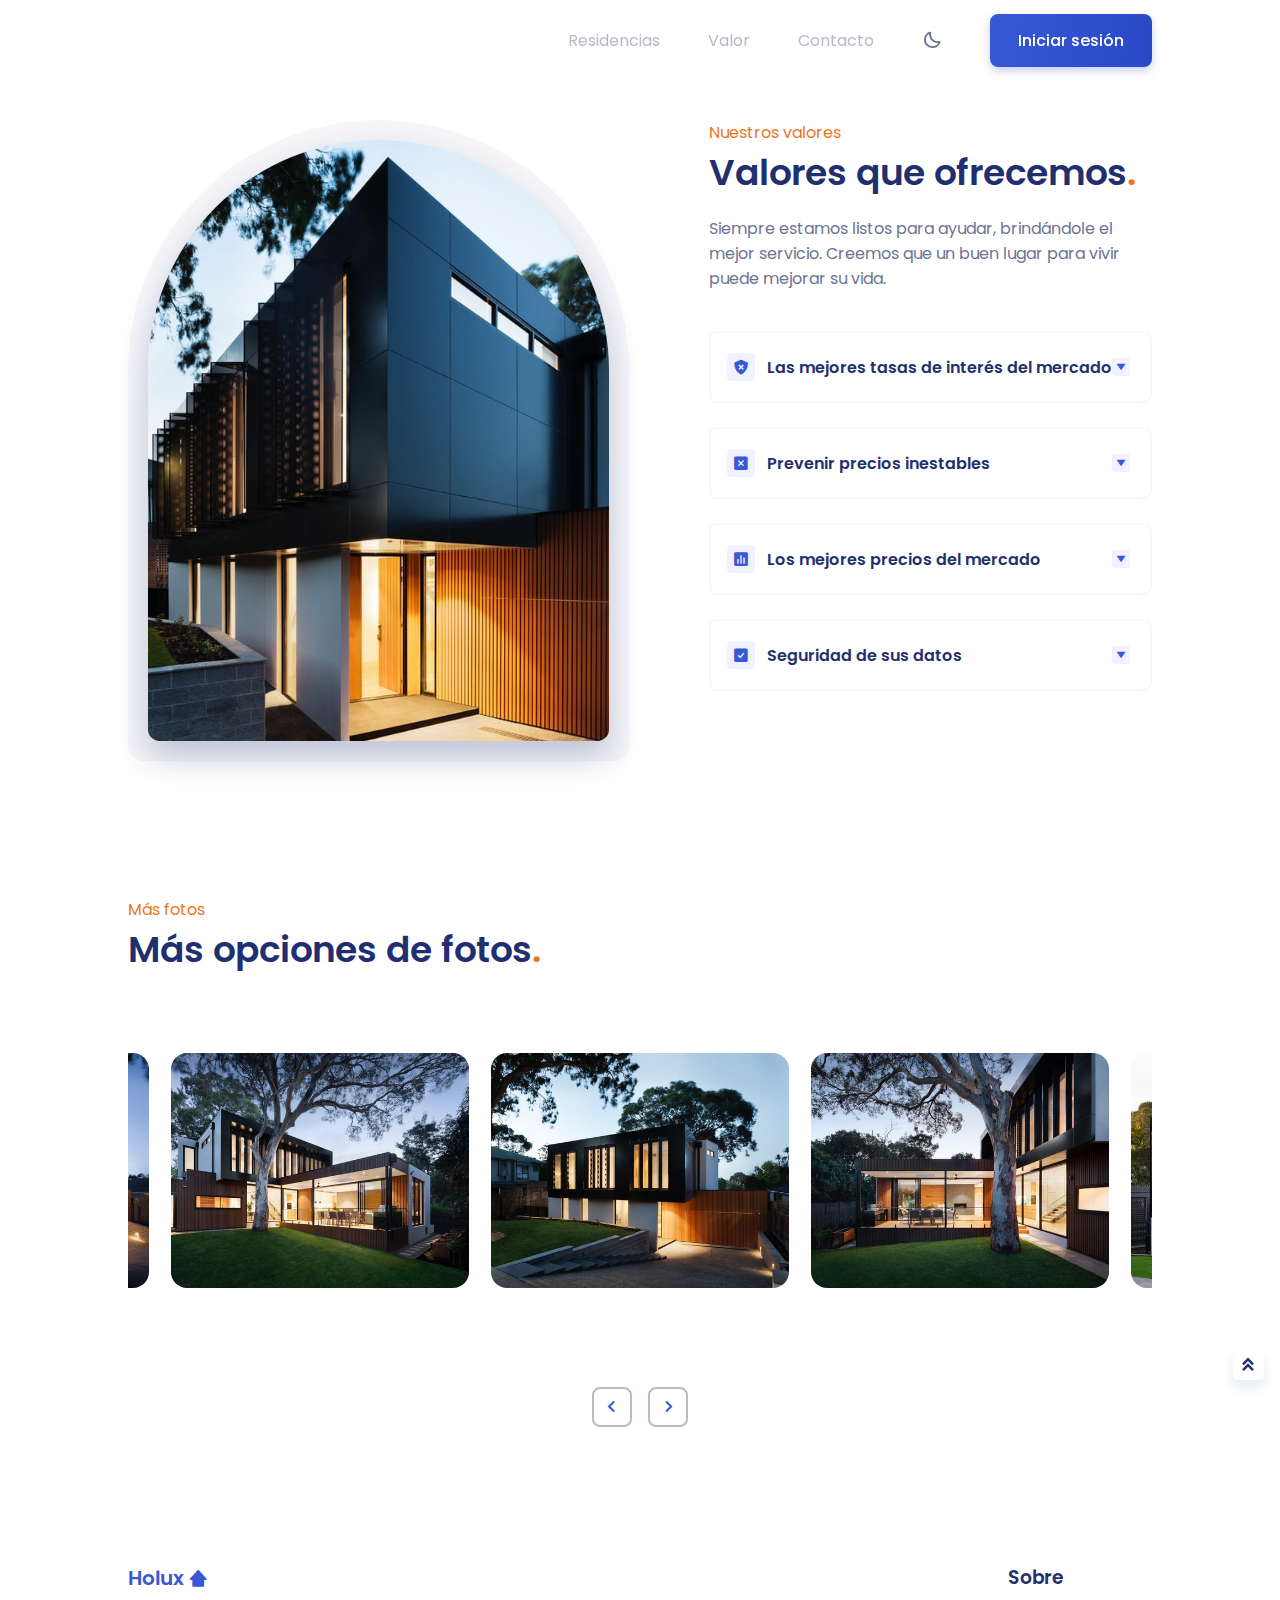
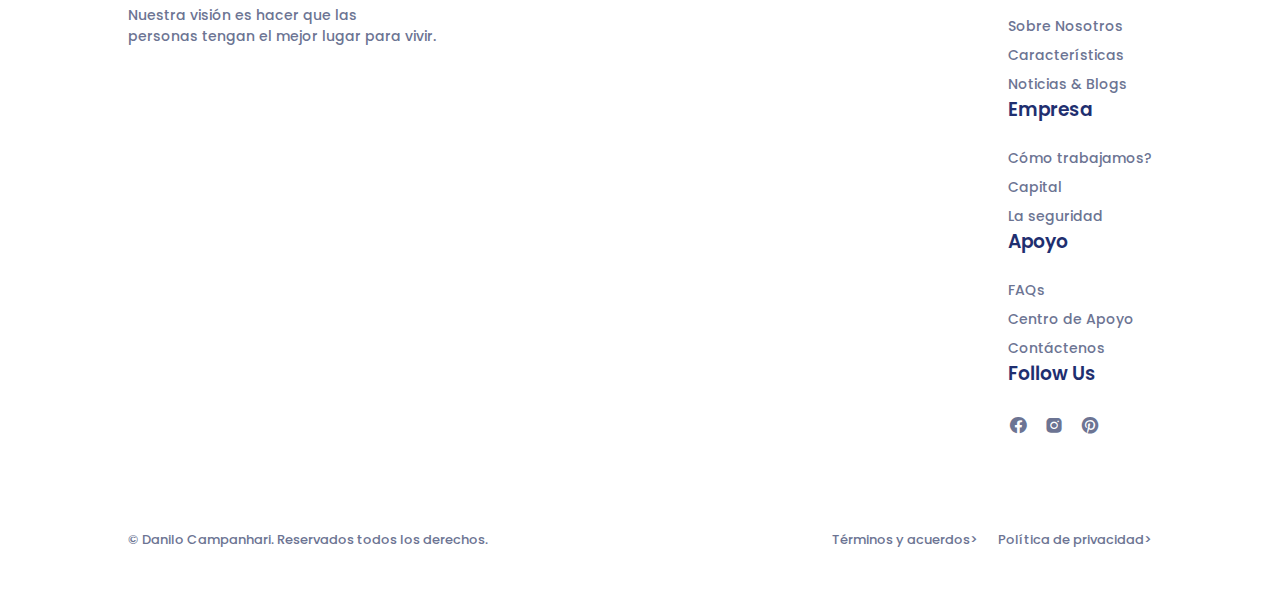
<file: Detalhes2.html>
<!DOCTYPE html>
<html lang="es">
<head>

    <!--=============== FAVICON ===============-->
    <link rel="shortcut icon" href="assets/img/favicon.png" type="image/x-icon">

    <!--=============== BOXICONS ===============-->
    <link href='https://unpkg.com/boxicons@2.1.2/css/boxicons.min.css' rel='stylesheet'>
    
    <!--=============== SWIPER CSS ===============-->
    <link rel="stylesheet" href="assets/css/swiper-bundle.min.css">

    <!--=============== CSS ===============-->
    <link rel="stylesheet" href="assets/css/styles.css">

    <meta charset="UTF-8">
    <meta http-equiv="X-UA-Compatible" content="IE=edge">
    <meta name="viewport" content="width=device-width, initial-scale=1.0">
    <title>Detalhes2</title>
</head>
<body>

                <!--==================== HEADER ====================-->
    <header class="header" id="header">
        <nav class="nav container">
            <a href="index.html" class="nav__logo">
                Family's House <i class='bx bxs-home-alt-2'></i>
            </a>

            <div class="nav__menu">
                <ul class="nav__list">
                    <li class="nav__item">
                        <a href="#home" class="nav__link active-link">
                            <i class='bx bx-home-alt-2' ></i>
                            <span></span>
                        </a>
                    </li>

                    <li class="nav__item">
                        <a href="Residencias.html" class="nav__link">
                            <i class='bx bx-building-house' ></i>
                            <span>Residencias</span>
                        </a>
                    </li>
                    
                    <li class="nav__item">
                        <a href="#Value" class="nav__link">
                            <i class='bx bx-award' ></i>
                            <span>Valor</span>
                        </a>
                    </li>
                    
                    <li class="nav__item">
                        <a href="#Contact" class="nav__link">
                            <i class='bx bx-phone'></i>
                            <span>Contacto</span>
                        </a>
                    </li>
                </ul>
            </div>

            <!-- Theme change button -->
            <i class='bx bx-moon change-theme' id="theme-button"></i>

            <a href="#" class="button nav_button">
                Iniciar sesión
            </a>
        </nav>
    </header>

    <section class="value section" id="value">
        <div class="value__container container grid">
            <div class="value__images">
                <div class="value__orbe"></div>

                <div class="value__img">
                    <img src="assets/img/value.jpg" alt="">
                </div>
            </div>

            <div class="value__contente">
                <div class="valu__data">
                    <span class="section__subtitle">Nuestros valores</span>
                    <h2 class="section__title">
                        Valores que ofrecemos<span>.</span>
                    </h2>
                    <p class="value__description">
                        Siempre estamos listos para ayudar, 
                        brindándole el mejor servicio.
                        Creemos que un buen lugar para vivir
                        puede mejorar su vida.
                    </p>
                </div>

                <div class="value__accordion">
                    <div class="value__accordion">
                        <div class="value__accordion-item">
                            <header class="value__accordion-header">
                                <i class='bx bxs-shield-x value__accordion-icon'></i>
                                <h3 class="value__accordion-title">
                                    Las mejores tasas de interés del mercado
                                </h3>
                                <div class="value__accordion-arrow">
                                    <i class='bx bxs-down-arrow'></i>
                                </div>
                            </header>

                            <div class="value__accordion-content">
                                <p class="value__accordion-description">
                                    El precio que ofrecemos es el mejor para usted, no garantizamos ningún precio.
                                    cambios en su propiedad debido a varios costos inesperados que puedan surgir.
                                </p>
                            </div>
                        </div>
                    </div>

                    <div class="value__accordion">
                        <div class="value__accordion-item">
                            <header class="value__accordion-header">
                                <i class='bx bxs-x-square value__accordion-icon'></i>
                                <h3 class="value__accordion-title">
                                    Prevenir precios inestables
                                </h3>
                                <div class="value__accordion-arrow">
                                    <i class='bx bxs-down-arrow'></i>
                                </div>
                            </header>

                            <div class="value__accordion-content">
                                <p class="value__accordion-description">
                                    El precio que ofrecemos es el mejor para usted, no garantizamos ningún precio.
                                    cambios en su propiedad debido a varios costos inesperados que puedan surgir.
                                </p>
                            </div>
                        </div>
                    </div>

                    <div class="value__accordion">
                        <div class="value__accordion-item">
                            <header class="value__accordion-header">
                                <i class='bx bxs-bar-chart-square value__accordion-icon'></i>
                                <h3 class="value__accordion-title">
                                    Los mejores precios del mercado
                                </h3>
                                <div class="value__accordion-arrow">
                                    <i class='bx bxs-down-arrow'></i>
                                </div>
                            </header>

                            <div class="value__accordion-content">
                                <p class="value__accordion-description">
                                    El precio que ofrecemos es el mejor para usted, no garantizamos ningún precio.
                                    cambios en su propiedad debido a varios costos inesperados que puedan surgir.
                                </p>
                            </div>
                        </div>
                    </div>

                    <div class="value__accordion">
                        <div class="value__accordion-item">
                            <header class="value__accordion-header">
                                <i class='bx bxs-check-square value__accordion-icon'></i>
                                <h3 class="value__accordion-title">
                                    Seguridad de sus datos
                                </h3>
                                <div class="value__accordion-arrow">
                                    <i class='bx bxs-down-arrow'></i>
                                </div>
                            </header>

                            <div class="value__accordion-content">
                                <p class="value__accordion-description">
                                    El precio que ofrecemos es el mejor para usted, no garantizamos ningún precio.
                                    cambios en su propiedad debido a varios costos inesperados que puedan surgir.
                                </p>
                            </div>
                        </div>
                    </div>
                </div>
            </div>
    </section>

             <!--==================== POPULAR ====================-->
             <section class="popular section" id="popular">
                <div class="container">
                    <span class="section__subtitle">Más fotos</span>
                    <h2 class="section__title">
                        Más opciones de fotos<span>.</span>
                    </h2>

                    <div class="popular__container swiper">
                        <div class="swiper-wrapper">
                                <article class="popular__card swiper-slide">
                                    <a href="Detalhes.html"></a>
                                        <img src="assets/img/popular1.jpg" alt="" class="popular__img">

                                        <div class="popular_data">
                                            <h2 class="popular__price">
                                                <span> </span>
                                            </h2>
                                            <h3 class="popular_title">
                                                
                                            </h3>
                                            <p class="popular__description">
                                               
                                            </p>
                                        </div>
                                    </a>
                                </article>

                                <article class="popular__card swiper-slide">
                                    <a href="Detalhes.html">
                                            <img src="assets/img/popular2.jpg" alt="" class="popular__img">

                                            <div class="popular_data">
                                                <h2 class="popular__price">
                                                    <span> </span>
                                                </h2>
                                                <h3 class="popular_title">
                                                    
                                                </h3>
                                                <p class="popular__description">
                                                    
                                                </p>
                                            </div>
                                    </a>
                                </article>


                                <article class="popular__card swiper-slide">
                                    <a href="Detalhes.html">
                                        <img src="assets/img/popular3.jpg" alt="" class="popular__img">

                                        <div class="popular_data">
                                            <h2 class="popular__price">
                                                <span></span>
                                            </h2>
                                            <h3 class="popular_title">
                                                
                                            </h3>
                                            <p class="popular__description">
                                                
                                            </p>
                                        </div>
                                    </a>
                                </article>

                                <article class="popular__card swiper-slide">
                                    <a href="Detalhes.html">
                                        <img src="assets/img/popular4.jpg" alt="" class="popular__img">
                                        <div class="popular_data">
                                            <h2 class="popular__price">
                                                <span></span>
                                            </h2>
                                            <h3 class="popular_title">
                                                
                                            </h3>
                                            <p class="popular__description">
                                                
                                            </p>
                                        </div>
                                    </a>
                                </article>

                                <article class="popular__card swiper-slide">
                                    <a href="Detalhes.html">
                                        <img src="assets/img/popular5.jpg" alt="" class="popular__img">

                                        <div class="popular_data">
                                            <h2 class="popular__price">
                                                <span></span>
                                            </h2>
                                            <h3 class="popular_title">
                                                
                                            </h3>
                                            <p class="popular__description">
                                                
                                            </p>
                                        </div>
                                    </a>
                                </article>
                        </div>

                        <div class="swiper-button-next">
                            <i class='bx bx-chevron-right'></i>
                        </div>
                        <div class="swiper-button-prev">
                            <i class='bx bx-chevron-left' ></i>
                        </div>
                    </div>
                </div>
            </section>





            <!--==================== FOOTER ====================-->
            <footer class="footer section">
                <div class="footer__container container grid">
                    <div>
                        <a href="" class="footer__logo">
                            Holux <i class='bx bxs-home-alt-2'></i>
                        </a>
                        <p class="footer__description">
                            Nuestra visión es hacer que las<br>
                            personas tengan el mejor lugar para vivir.
                        </p>
                    </div>
        
                    <div class="footer__content">
                        <div>
                            <h3 class="footer__title">
                                Sobre
                            </h3>
        
                            <ul class="footer__links">
                                <li>
                                    <a href="#" class="footer__link">Sobre Nosotros</a>
                                </li>
                                <li>
                                    <a href="#" class="footer__link">Características</a>
                                </li>
                                <li>
                                    <a href="#" class="footer__link">Noticias & Blogs</a>
                                </li>
                            </ul>
                        </div>
        
                        <div>
                            <h3 class="footer__title">
                                Empresa
                            </h3>
        
                            <ul class="footer__links">
                                <li>
                                    <a href="#" class="footer__link">Cómo trabajamos?</a>
                                </li>
                                <li>
                                    <a href="#" class="footer__link">Capital</a>
                                </li>
                                <li>
                                    <a href="#" class="footer__link">La seguridad</a>
                                </li>
                            </ul>
                        </div>
        
                        <div>
                            <h3 class="footer__title">
                                Apoyo
                            </h3>
        
                            <ul class="footer__links">
                                <li>
                                    <a href="#" class="footer__link">FAQs</a>
                                </li>
                                <li>
                                    <a href="#" class="footer__link">Centro de Apoyo</a>
                                </li>
                                <li>
                                    <a href="#" class="footer__link">Contáctenos</a>
                                </li>
                            </ul>
                        </div>
        
                        <div>
                            <h3 class="footer__title">
                                Follow Us
                            </h3>
        
                            <ul class="footer__social">
                                <a href="https://facebook.com/" target="_blank" class="footer__social-link">
                                    <i class='bx bxl-facebook-circle'></i>
                                </a>
                                <a href="https://instagram.com/" target="_blank" class="footer__social-link">
                                    <i class='bx bxl-instagram-alt'></i>
                                </a>
                                <a href="https://pinterest.com/" target="_blank" class="footer__social-link">
                                    <i class='bx bxl-pinterest'></i>
                                </a>
                            </ul>
                        </div>
                    </div>
                </div>
        
                <div class="footer__info container">
                    <span class="footer__copy">
                        &#169; Danilo Campanhari. Reservados todos los derechos.
                    </span>
        
                    <div class="footer__privacy">
                        <a href="#">Términos y acuerdos></a>
                        <a href="#">Política de privacidad></a>
                    </div>
                </div>
        
            </footer>
        
            <!--========== SCROLL UP ==========-->
            <a href="#" class="scrollup" id="scroll-up">
                <i class='bx bxs-chevrons-up'></i>
            </a>
        
            <!--=============== SCROLLREVEAL ===============-->
            <script src="assets/js/scrollreveal.min.js"></script>
        
            <!--=============== SWIPER JS ===============-->
            <script src="assets/js/swiper-bundle.min.js"></script>
        
            <!--=============== MAIN JS ===============-->
            <script src="assets/js/main.js"></script>
        

</body>
</html>
</file>
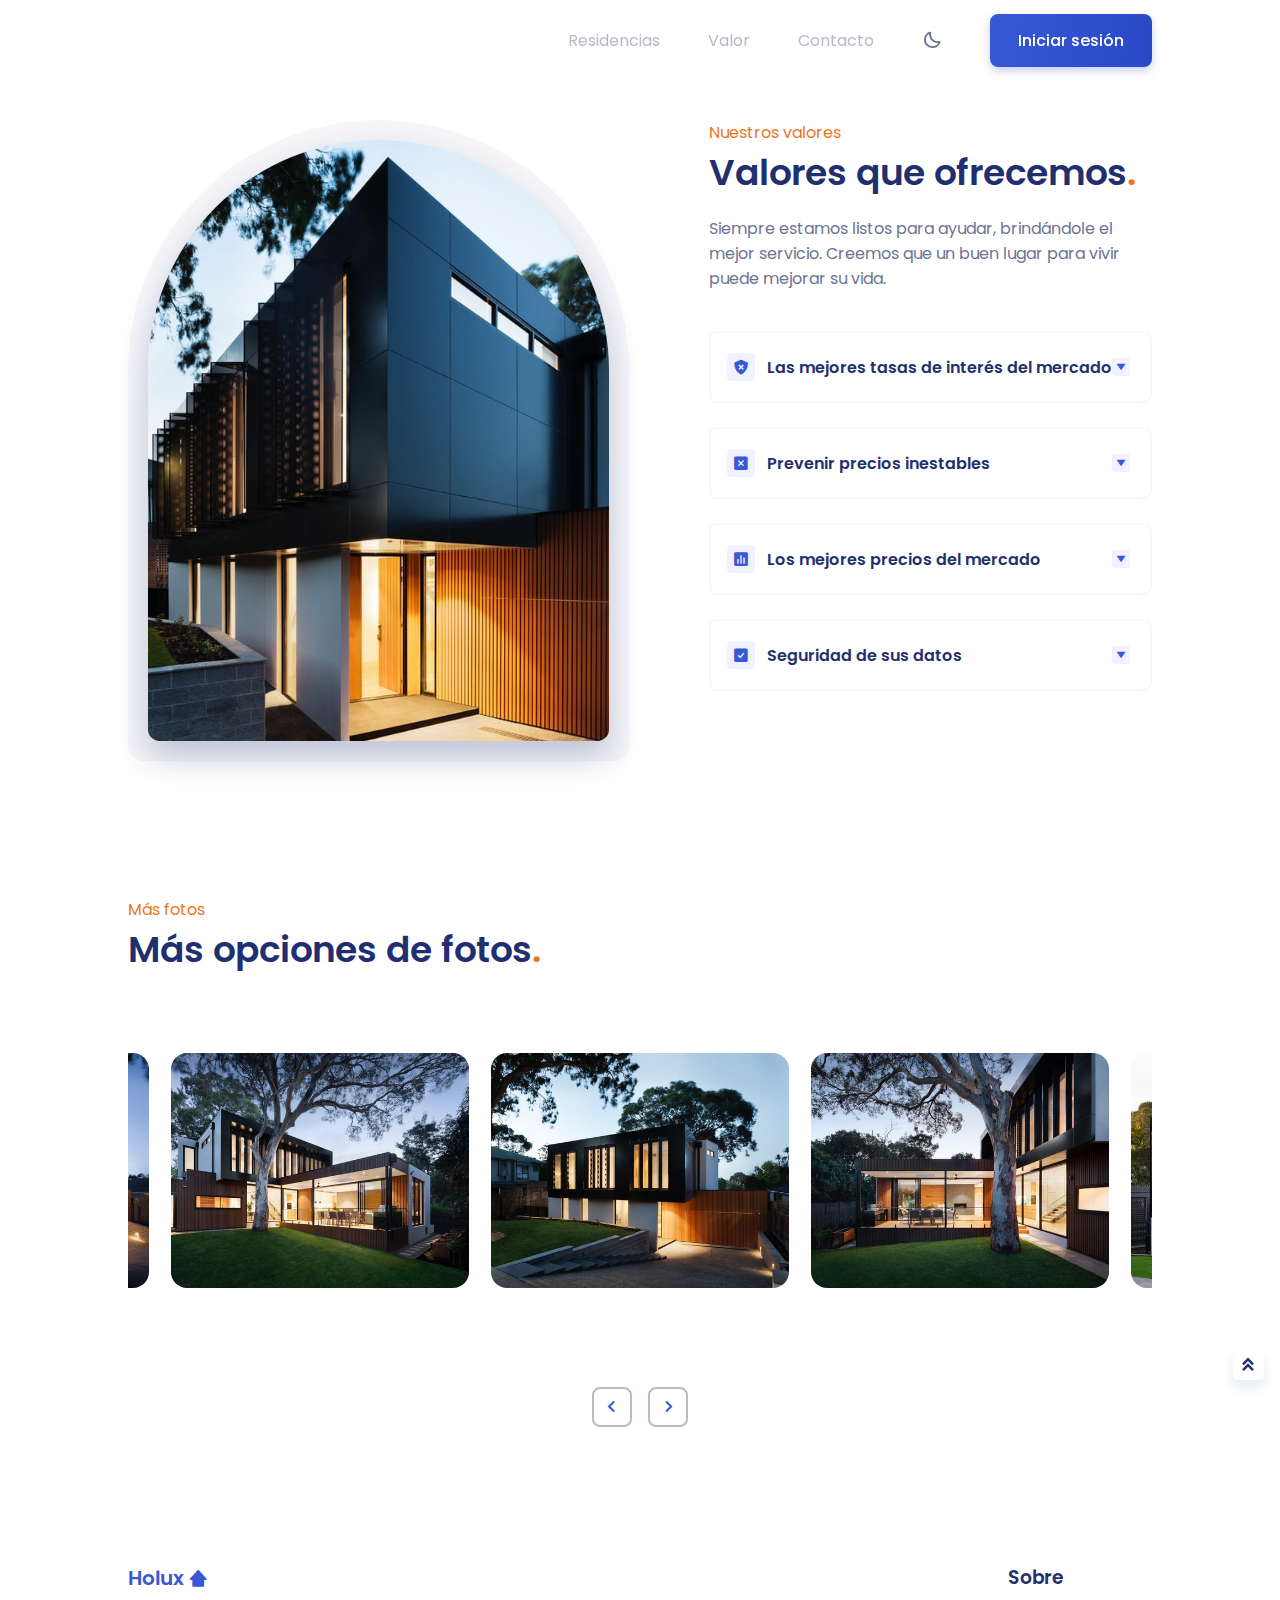
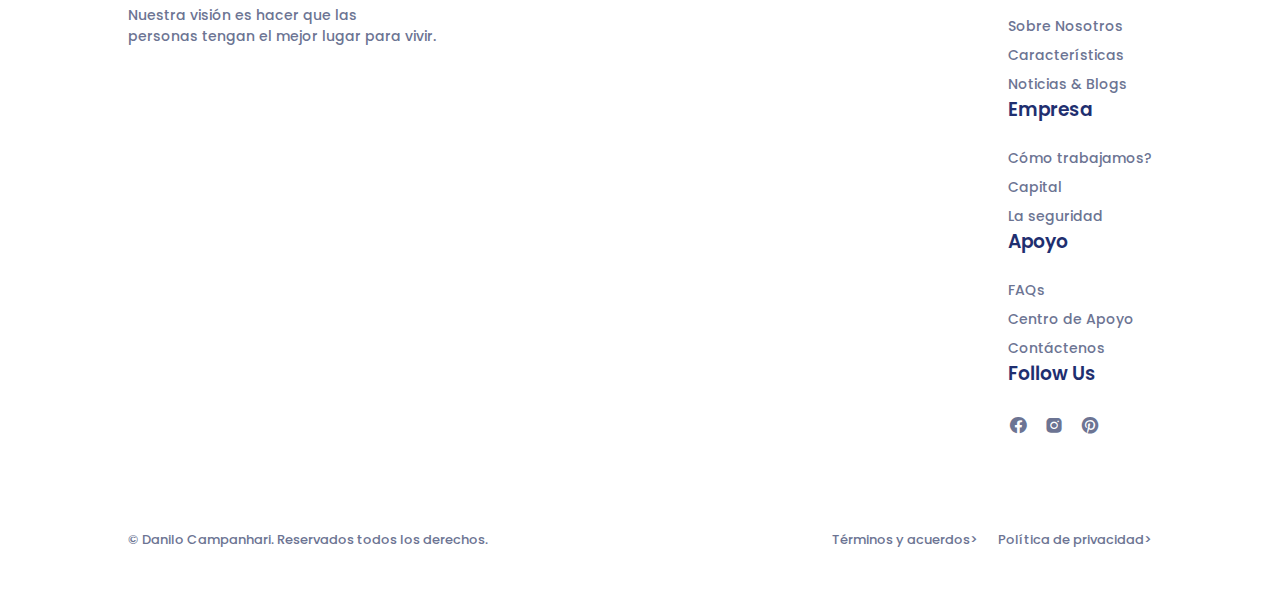
<file: Detalhes3.html>
<!DOCTYPE html>
<html lang="es">
<head>

    <!--=============== FAVICON ===============-->
    <link rel="shortcut icon" href="assets/img/favicon.png" type="image/x-icon">

    <!--=============== BOXICONS ===============-->
    <link href='https://unpkg.com/boxicons@2.1.2/css/boxicons.min.css' rel='stylesheet'>
    
    <!--=============== SWIPER CSS ===============-->
    <link rel="stylesheet" href="assets/css/swiper-bundle.min.css">

    <!--=============== CSS ===============-->
    <link rel="stylesheet" href="assets/css/styles.css">

    <meta charset="UTF-8">
    <meta http-equiv="X-UA-Compatible" content="IE=edge">
    <meta name="viewport" content="width=device-width, initial-scale=1.0">
    <title>Detalhes3</title>
</head>
<body>

                <!--==================== HEADER ====================-->
    <header class="header" id="header">
        <nav class="nav container">
            <a href="index.html" class="nav__logo">
                Family's House <i class='bx bxs-home-alt-2'></i>
            </a>

            <div class="nav__menu">
                <ul class="nav__list">
                    <li class="nav__item">
                        <a href="#home" class="nav__link active-link">
                            <i class='bx bx-home-alt-2' ></i>
                            <span></span>
                        </a>
                    </li>

                    <li class="nav__item">
                        <a href="Residencias.html" class="nav__link">
                            <i class='bx bx-building-house' ></i>
                            <span>Residencias</span>
                        </a>
                    </li>
                    
                    <li class="nav__item">
                        <a href="#Value" class="nav__link">
                            <i class='bx bx-award' ></i>
                            <span>Valor</span>
                        </a>
                    </li>
                    
                    <li class="nav__item">
                        <a href="#Contact" class="nav__link">
                            <i class='bx bx-phone'></i>
                            <span>Contacto</span>
                        </a>
                    </li>
                </ul>
            </div>

            <!-- Theme change button -->
            <i class='bx bx-moon change-theme' id="theme-button"></i>

            <a href="#" class="button nav_button">
                Iniciar sesión
            </a>
        </nav>
    </header>

    <section class="value section" id="value">
        <div class="value__container container grid">
            <div class="value__images">
                <div class="value__orbe"></div>

                <div class="value__img">
                    <img src="assets/img/value.jpg" alt="">
                </div>
            </div>

            <div class="value__contente">
                <div class="valu__data">
                    <span class="section__subtitle">Nuestros valores</span>
                    <h2 class="section__title">
                        Valores que ofrecemos<span>.</span>
                    </h2>
                    <p class="value__description">
                        Siempre estamos listos para ayudar, 
                        brindándole el mejor servicio.
                        Creemos que un buen lugar para vivir
                        puede mejorar su vida.
                    </p>
                </div>

                <div class="value__accordion">
                    <div class="value__accordion">
                        <div class="value__accordion-item">
                            <header class="value__accordion-header">
                                <i class='bx bxs-shield-x value__accordion-icon'></i>
                                <h3 class="value__accordion-title">
                                    Las mejores tasas de interés del mercado
                                </h3>
                                <div class="value__accordion-arrow">
                                    <i class='bx bxs-down-arrow'></i>
                                </div>
                            </header>

                            <div class="value__accordion-content">
                                <p class="value__accordion-description">
                                    El precio que ofrecemos es el mejor para usted, no garantizamos ningún precio.
                                    cambios en su propiedad debido a varios costos inesperados que puedan surgir.
                                </p>
                            </div>
                        </div>
                    </div>

                    <div class="value__accordion">
                        <div class="value__accordion-item">
                            <header class="value__accordion-header">
                                <i class='bx bxs-x-square value__accordion-icon'></i>
                                <h3 class="value__accordion-title">
                                    Prevenir precios inestables
                                </h3>
                                <div class="value__accordion-arrow">
                                    <i class='bx bxs-down-arrow'></i>
                                </div>
                            </header>

                            <div class="value__accordion-content">
                                <p class="value__accordion-description">
                                    El precio que ofrecemos es el mejor para usted, no garantizamos ningún precio.
                                    cambios en su propiedad debido a varios costos inesperados que puedan surgir.
                                </p>
                            </div>
                        </div>
                    </div>

                    <div class="value__accordion">
                        <div class="value__accordion-item">
                            <header class="value__accordion-header">
                                <i class='bx bxs-bar-chart-square value__accordion-icon'></i>
                                <h3 class="value__accordion-title">
                                    Los mejores precios del mercado
                                </h3>
                                <div class="value__accordion-arrow">
                                    <i class='bx bxs-down-arrow'></i>
                                </div>
                            </header>

                            <div class="value__accordion-content">
                                <p class="value__accordion-description">
                                    El precio que ofrecemos es el mejor para usted, no garantizamos ningún precio.
                                    cambios en su propiedad debido a varios costos inesperados que puedan surgir.
                                </p>
                            </div>
                        </div>
                    </div>

                    <div class="value__accordion">
                        <div class="value__accordion-item">
                            <header class="value__accordion-header">
                                <i class='bx bxs-check-square value__accordion-icon'></i>
                                <h3 class="value__accordion-title">
                                    Seguridad de sus datos
                                </h3>
                                <div class="value__accordion-arrow">
                                    <i class='bx bxs-down-arrow'></i>
                                </div>
                            </header>

                            <div class="value__accordion-content">
                                <p class="value__accordion-description">
                                    El precio que ofrecemos es el mejor para usted, no garantizamos ningún precio.
                                    cambios en su propiedad debido a varios costos inesperados que puedan surgir.
                                </p>
                            </div>
                        </div>
                    </div>
                </div>
            </div>
    </section>

             <!--==================== POPULAR ====================-->
             <section class="popular section" id="popular">
                <div class="container">
                    <span class="section__subtitle">Más fotos</span>
                    <h2 class="section__title">
                        Más opciones de fotos<span>.</span>
                    </h2>

                    <div class="popular__container swiper">
                        <div class="swiper-wrapper">
                                <article class="popular__card swiper-slide">
                                    <a href="Detalhes.html"></a>
                                        <img src="assets/img/popular1.jpg" alt="" class="popular__img">

                                        <div class="popular_data">
                                            <h2 class="popular__price">
                                                <span> </span>
                                            </h2>
                                            <h3 class="popular_title">
                                                
                                            </h3>
                                            <p class="popular__description">
                                               
                                            </p>
                                        </div>
                                    </a>
                                </article>

                                <article class="popular__card swiper-slide">
                                    <a href="Detalhes.html">
                                            <img src="assets/img/popular2.jpg" alt="" class="popular__img">

                                            <div class="popular_data">
                                                <h2 class="popular__price">
                                                    <span> </span>
                                                </h2>
                                                <h3 class="popular_title">
                                                    
                                                </h3>
                                                <p class="popular__description">
                                                    
                                                </p>
                                            </div>
                                    </a>
                                </article>


                                <article class="popular__card swiper-slide">
                                    <a href="Detalhes.html">
                                        <img src="assets/img/popular3.jpg" alt="" class="popular__img">

                                        <div class="popular_data">
                                            <h2 class="popular__price">
                                                <span></span>
                                            </h2>
                                            <h3 class="popular_title">
                                                
                                            </h3>
                                            <p class="popular__description">
                                                
                                            </p>
                                        </div>
                                    </a>
                                </article>

                                <article class="popular__card swiper-slide">
                                    <a href="Detalhes.html">
                                        <img src="assets/img/popular4.jpg" alt="" class="popular__img">
                                        <div class="popular_data">
                                            <h2 class="popular__price">
                                                <span></span>
                                            </h2>
                                            <h3 class="popular_title">
                                                
                                            </h3>
                                            <p class="popular__description">
                                                
                                            </p>
                                        </div>
                                    </a>
                                </article>

                                <article class="popular__card swiper-slide">
                                    <a href="Detalhes.html">
                                        <img src="assets/img/popular5.jpg" alt="" class="popular__img">

                                        <div class="popular_data">
                                            <h2 class="popular__price">
                                                <span></span>
                                            </h2>
                                            <h3 class="popular_title">
                                                
                                            </h3>
                                            <p class="popular__description">
                                                
                                            </p>
                                        </div>
                                    </a>
                                </article>
                        </div>

                        <div class="swiper-button-next">
                            <i class='bx bx-chevron-right'></i>
                        </div>
                        <div class="swiper-button-prev">
                            <i class='bx bx-chevron-left' ></i>
                        </div>
                    </div>
                </div>
            </section>





            <!--==================== FOOTER ====================-->
            <footer class="footer section">
                <div class="footer__container container grid">
                    <div>
                        <a href="" class="footer__logo">
                            Holux <i class='bx bxs-home-alt-2'></i>
                        </a>
                        <p class="footer__description">
                            Nuestra visión es hacer que las<br>
                            personas tengan el mejor lugar para vivir.
                        </p>
                    </div>
        
                    <div class="footer__content">
                        <div>
                            <h3 class="footer__title">
                                Sobre
                            </h3>
        
                            <ul class="footer__links">
                                <li>
                                    <a href="#" class="footer__link">Sobre Nosotros</a>
                                </li>
                                <li>
                                    <a href="#" class="footer__link">Características</a>
                                </li>
                                <li>
                                    <a href="#" class="footer__link">Noticias & Blogs</a>
                                </li>
                            </ul>
                        </div>
        
                        <div>
                            <h3 class="footer__title">
                                Empresa
                            </h3>
        
                            <ul class="footer__links">
                                <li>
                                    <a href="#" class="footer__link">Cómo trabajamos?</a>
                                </li>
                                <li>
                                    <a href="#" class="footer__link">Capital</a>
                                </li>
                                <li>
                                    <a href="#" class="footer__link">La seguridad</a>
                                </li>
                            </ul>
                        </div>
        
                        <div>
                            <h3 class="footer__title">
                                Apoyo
                            </h3>
        
                            <ul class="footer__links">
                                <li>
                                    <a href="#" class="footer__link">FAQs</a>
                                </li>
                                <li>
                                    <a href="#" class="footer__link">Centro de Apoyo</a>
                                </li>
                                <li>
                                    <a href="#" class="footer__link">Contáctenos</a>
                                </li>
                            </ul>
                        </div>
        
                        <div>
                            <h3 class="footer__title">
                                Follow Us
                            </h3>
        
                            <ul class="footer__social">
                                <a href="https://facebook.com/" target="_blank" class="footer__social-link">
                                    <i class='bx bxl-facebook-circle'></i>
                                </a>
                                <a href="https://instagram.com/" target="_blank" class="footer__social-link">
                                    <i class='bx bxl-instagram-alt'></i>
                                </a>
                                <a href="https://pinterest.com/" target="_blank" class="footer__social-link">
                                    <i class='bx bxl-pinterest'></i>
                                </a>
                            </ul>
                        </div>
                    </div>
                </div>
        
                <div class="footer__info container">
                    <span class="footer__copy">
                        &#169; Danilo Campanhari. Reservados todos los derechos.
                    </span>
        
                    <div class="footer__privacy">
                        <a href="#">Términos y acuerdos></a>
                        <a href="#">Política de privacidad></a>
                    </div>
                </div>
        
            </footer>
        
            <!--========== SCROLL UP ==========-->
            <a href="#" class="scrollup" id="scroll-up">
                <i class='bx bxs-chevrons-up'></i>
            </a>
        
            <!--=============== SCROLLREVEAL ===============-->
            <script src="assets/js/scrollreveal.min.js"></script>
        
            <!--=============== SWIPER JS ===============-->
            <script src="assets/js/swiper-bundle.min.js"></script>
        
            <!--=============== MAIN JS ===============-->
            <script src="assets/js/main.js"></script>
        

</body>
</html>
</file>
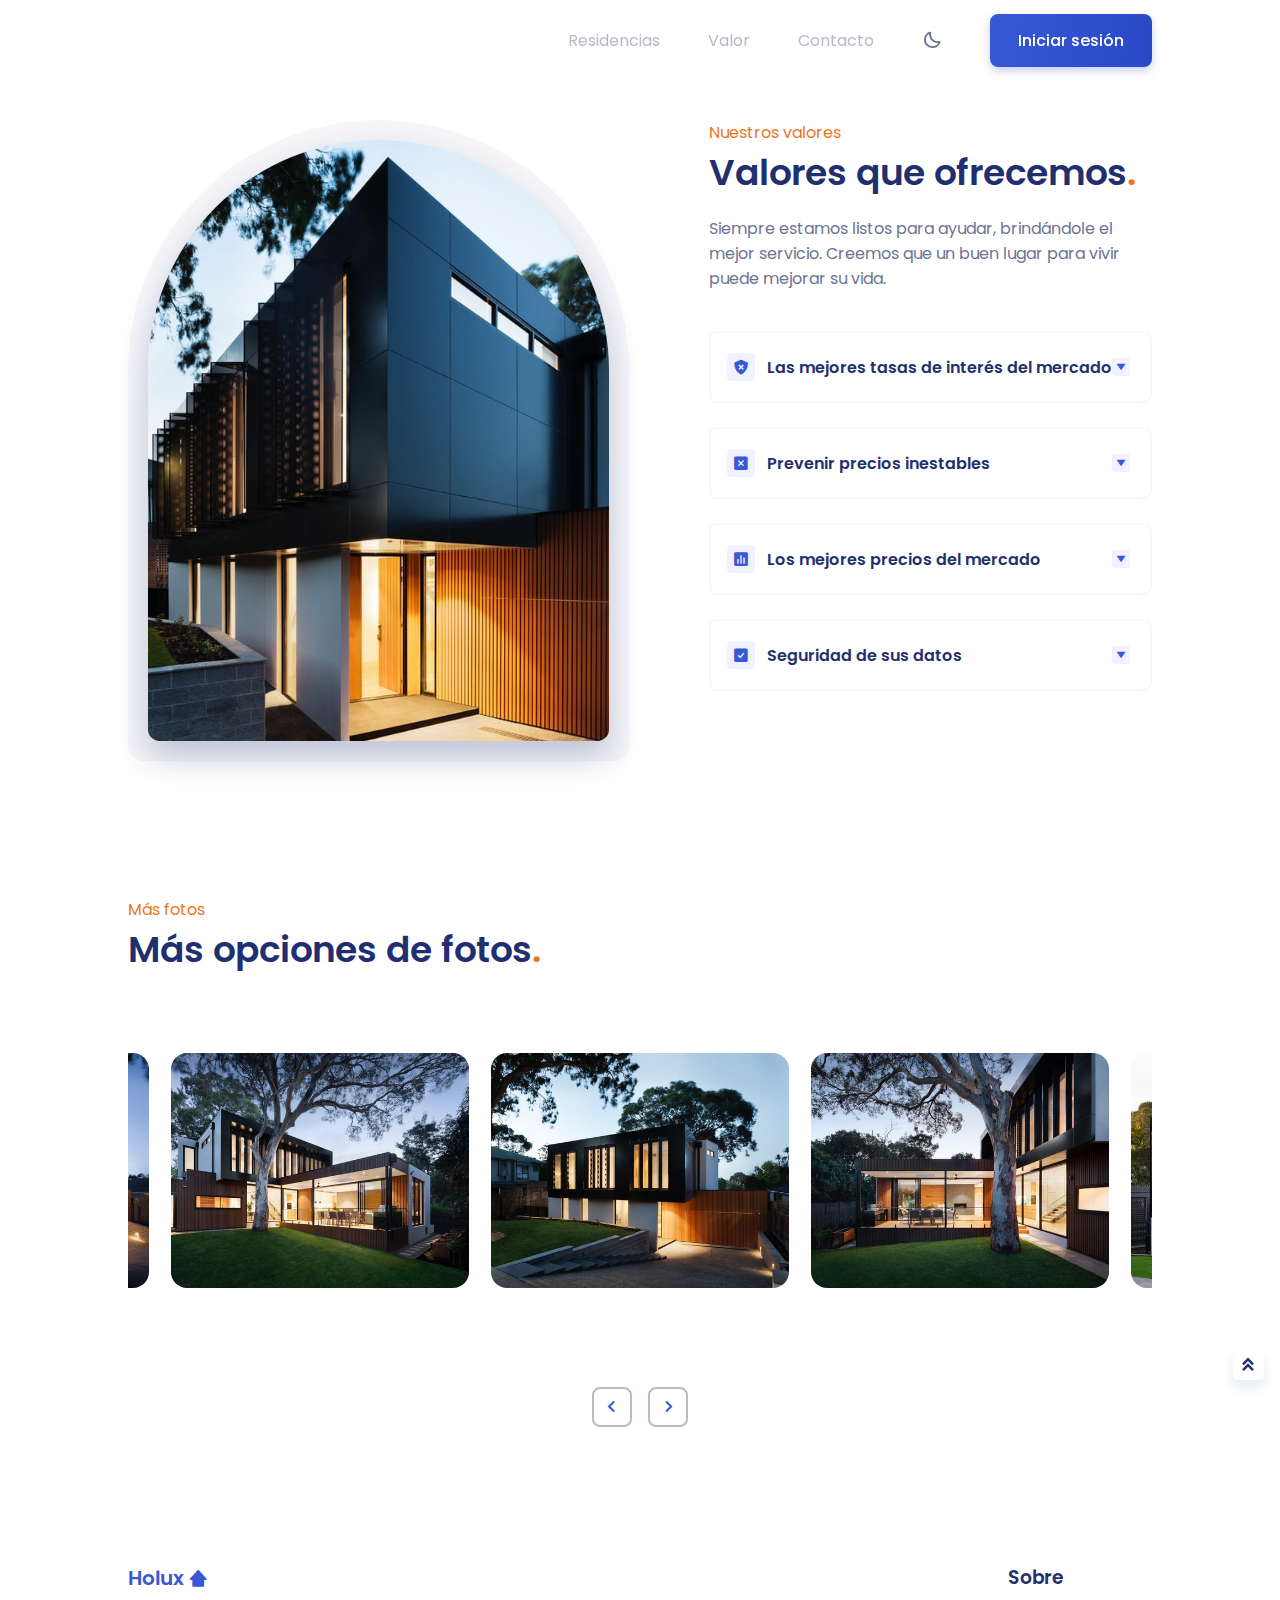
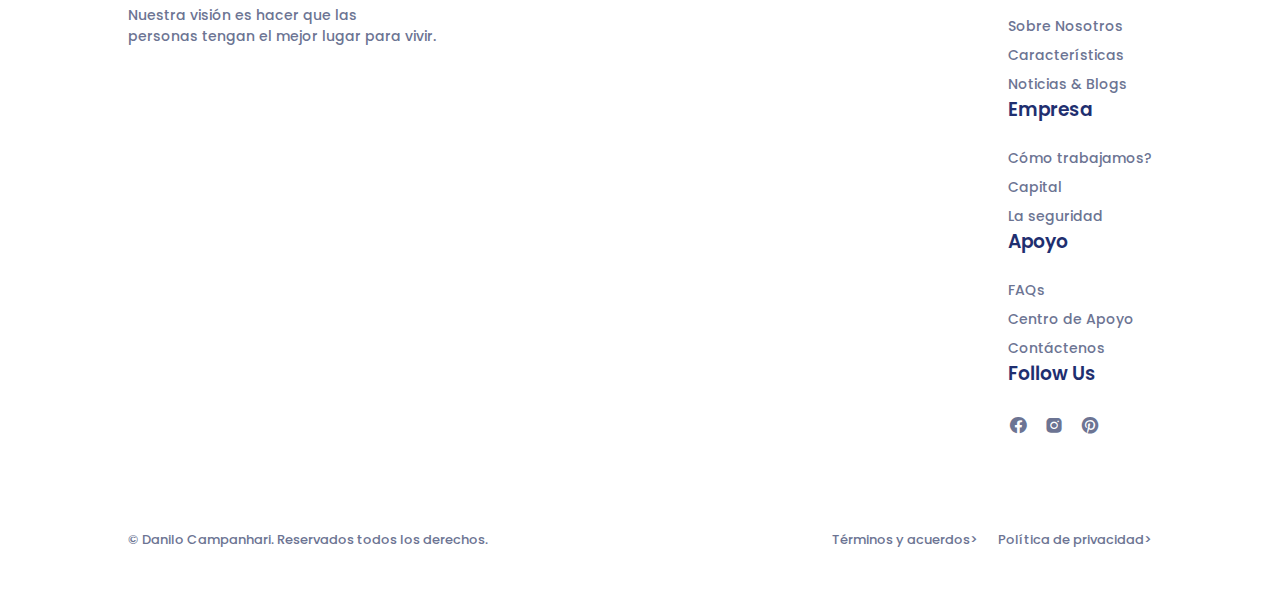
<file: Detalhes4.html>
<!DOCTYPE html>
<html lang="es">
<head>

    <!--=============== FAVICON ===============-->
    <link rel="shortcut icon" href="assets/img/favicon.png" type="image/x-icon">

    <!--=============== BOXICONS ===============-->
    <link href='https://unpkg.com/boxicons@2.1.2/css/boxicons.min.css' rel='stylesheet'>
    
    <!--=============== SWIPER CSS ===============-->
    <link rel="stylesheet" href="assets/css/swiper-bundle.min.css">

    <!--=============== CSS ===============-->
    <link rel="stylesheet" href="assets/css/styles.css">

    <meta charset="UTF-8">
    <meta http-equiv="X-UA-Compatible" content="IE=edge">
    <meta name="viewport" content="width=device-width, initial-scale=1.0">
    <title>Detalhes4</title>
</head>
<body>

                <!--==================== HEADER ====================-->
    <header class="header" id="header">
        <nav class="nav container">
            <a href="index.html" class="nav__logo">
                Family's House <i class='bx bxs-home-alt-2'></i>
            </a>

            <div class="nav__menu">
                <ul class="nav__list">
                    <li class="nav__item">
                        <a href="#home" class="nav__link active-link">
                            <i class='bx bx-home-alt-2' ></i>
                            <span></span>
                        </a>
                    </li>

                    <li class="nav__item">
                        <a href="Residencias.html" class="nav__link">
                            <i class='bx bx-building-house' ></i>
                            <span>Residencias</span>
                        </a>
                    </li>
                    
                    <li class="nav__item">
                        <a href="#Value" class="nav__link">
                            <i class='bx bx-award' ></i>
                            <span>Valor</span>
                        </a>
                    </li>
                    
                    <li class="nav__item">
                        <a href="#Contact" class="nav__link">
                            <i class='bx bx-phone'></i>
                            <span>Contacto</span>
                        </a>
                    </li>
                </ul>
            </div>

            <!-- Theme change button -->
            <i class='bx bx-moon change-theme' id="theme-button"></i>

            <a href="#" class="button nav_button">
                Iniciar sesión
            </a>
        </nav>
    </header>

    <section class="value section" id="value">
        <div class="value__container container grid">
            <div class="value__images">
                <div class="value__orbe"></div>

                <div class="value__img">
                    <img src="assets/img/value.jpg" alt="">
                </div>
            </div>

            <div class="value__contente">
                <div class="valu__data">
                    <span class="section__subtitle">Nuestros valores</span>
                    <h2 class="section__title">
                        Valores que ofrecemos<span>.</span>
                    </h2>
                    <p class="value__description">
                        Siempre estamos listos para ayudar, 
                        brindándole el mejor servicio.
                        Creemos que un buen lugar para vivir
                        puede mejorar su vida.
                    </p>
                </div>

                <div class="value__accordion">
                    <div class="value__accordion">
                        <div class="value__accordion-item">
                            <header class="value__accordion-header">
                                <i class='bx bxs-shield-x value__accordion-icon'></i>
                                <h3 class="value__accordion-title">
                                    Las mejores tasas de interés del mercado
                                </h3>
                                <div class="value__accordion-arrow">
                                    <i class='bx bxs-down-arrow'></i>
                                </div>
                            </header>

                            <div class="value__accordion-content">
                                <p class="value__accordion-description">
                                    El precio que ofrecemos es el mejor para usted, no garantizamos ningún precio.
                                    cambios en su propiedad debido a varios costos inesperados que puedan surgir.
                                </p>
                            </div>
                        </div>
                    </div>

                    <div class="value__accordion">
                        <div class="value__accordion-item">
                            <header class="value__accordion-header">
                                <i class='bx bxs-x-square value__accordion-icon'></i>
                                <h3 class="value__accordion-title">
                                    Prevenir precios inestables
                                </h3>
                                <div class="value__accordion-arrow">
                                    <i class='bx bxs-down-arrow'></i>
                                </div>
                            </header>

                            <div class="value__accordion-content">
                                <p class="value__accordion-description">
                                    El precio que ofrecemos es el mejor para usted, no garantizamos ningún precio.
                                    cambios en su propiedad debido a varios costos inesperados que puedan surgir.
                                </p>
                            </div>
                        </div>
                    </div>

                    <div class="value__accordion">
                        <div class="value__accordion-item">
                            <header class="value__accordion-header">
                                <i class='bx bxs-bar-chart-square value__accordion-icon'></i>
                                <h3 class="value__accordion-title">
                                    Los mejores precios del mercado
                                </h3>
                                <div class="value__accordion-arrow">
                                    <i class='bx bxs-down-arrow'></i>
                                </div>
                            </header>

                            <div class="value__accordion-content">
                                <p class="value__accordion-description">
                                    El precio que ofrecemos es el mejor para usted, no garantizamos ningún precio.
                                    cambios en su propiedad debido a varios costos inesperados que puedan surgir.
                                </p>
                            </div>
                        </div>
                    </div>

                    <div class="value__accordion">
                        <div class="value__accordion-item">
                            <header class="value__accordion-header">
                                <i class='bx bxs-check-square value__accordion-icon'></i>
                                <h3 class="value__accordion-title">
                                    Seguridad de sus datos
                                </h3>
                                <div class="value__accordion-arrow">
                                    <i class='bx bxs-down-arrow'></i>
                                </div>
                            </header>

                            <div class="value__accordion-content">
                                <p class="value__accordion-description">
                                    El precio que ofrecemos es el mejor para usted, no garantizamos ningún precio.
                                    cambios en su propiedad debido a varios costos inesperados que puedan surgir.
                                </p>
                            </div>
                        </div>
                    </div>
                </div>
            </div>
    </section>

             <!--==================== POPULAR ====================-->
             <section class="popular section" id="popular">
                <div class="container">
                    <span class="section__subtitle">Más fotos</span>
                    <h2 class="section__title">
                        Más opciones de fotos<span>.</span>
                    </h2>

                    <div class="popular__container swiper">
                        <div class="swiper-wrapper">
                                <article class="popular__card swiper-slide">
                                    <a href="Detalhes.html"></a>
                                        <img src="assets/img/popular1.jpg" alt="" class="popular__img">

                                        <div class="popular_data">
                                            <h2 class="popular__price">
                                                <span> </span>
                                            </h2>
                                            <h3 class="popular_title">
                                                
                                            </h3>
                                            <p class="popular__description">
                                               
                                            </p>
                                        </div>
                                    </a>
                                </article>

                                <article class="popular__card swiper-slide">
                                    <a href="Detalhes.html">
                                            <img src="assets/img/popular2.jpg" alt="" class="popular__img">

                                            <div class="popular_data">
                                                <h2 class="popular__price">
                                                    <span> </span>
                                                </h2>
                                                <h3 class="popular_title">
                                                    
                                                </h3>
                                                <p class="popular__description">
                                                    
                                                </p>
                                            </div>
                                    </a>
                                </article>


                                <article class="popular__card swiper-slide">
                                    <a href="Detalhes.html">
                                        <img src="assets/img/popular3.jpg" alt="" class="popular__img">

                                        <div class="popular_data">
                                            <h2 class="popular__price">
                                                <span></span>
                                            </h2>
                                            <h3 class="popular_title">
                                                
                                            </h3>
                                            <p class="popular__description">
                                                
                                            </p>
                                        </div>
                                    </a>
                                </article>

                                <article class="popular__card swiper-slide">
                                    <a href="Detalhes.html">
                                        <img src="assets/img/popular4.jpg" alt="" class="popular__img">
                                        <div class="popular_data">
                                            <h2 class="popular__price">
                                                <span></span>
                                            </h2>
                                            <h3 class="popular_title">
                                                
                                            </h3>
                                            <p class="popular__description">
                                                
                                            </p>
                                        </div>
                                    </a>
                                </article>

                                <article class="popular__card swiper-slide">
                                    <a href="Detalhes.html">
                                        <img src="assets/img/popular5.jpg" alt="" class="popular__img">

                                        <div class="popular_data">
                                            <h2 class="popular__price">
                                                <span></span>
                                            </h2>
                                            <h3 class="popular_title">
                                                
                                            </h3>
                                            <p class="popular__description">
                                                
                                            </p>
                                        </div>
                                    </a>
                                </article>
                        </div>

                        <div class="swiper-button-next">
                            <i class='bx bx-chevron-right'></i>
                        </div>
                        <div class="swiper-button-prev">
                            <i class='bx bx-chevron-left' ></i>
                        </div>
                    </div>
                </div>
            </section>





            <!--==================== FOOTER ====================-->
            <footer class="footer section">
                <div class="footer__container container grid">
                    <div>
                        <a href="" class="footer__logo">
                            Holux <i class='bx bxs-home-alt-2'></i>
                        </a>
                        <p class="footer__description">
                            Nuestra visión es hacer que las<br>
                            personas tengan el mejor lugar para vivir.
                        </p>
                    </div>
        
                    <div class="footer__content">
                        <div>
                            <h3 class="footer__title">
                                Sobre
                            </h3>
        
                            <ul class="footer__links">
                                <li>
                                    <a href="#" class="footer__link">Sobre Nosotros</a>
                                </li>
                                <li>
                                    <a href="#" class="footer__link">Características</a>
                                </li>
                                <li>
                                    <a href="#" class="footer__link">Noticias & Blogs</a>
                                </li>
                            </ul>
                        </div>
        
                        <div>
                            <h3 class="footer__title">
                                Empresa
                            </h3>
        
                            <ul class="footer__links">
                                <li>
                                    <a href="#" class="footer__link">Cómo trabajamos?</a>
                                </li>
                                <li>
                                    <a href="#" class="footer__link">Capital</a>
                                </li>
                                <li>
                                    <a href="#" class="footer__link">La seguridad</a>
                                </li>
                            </ul>
                        </div>
        
                        <div>
                            <h3 class="footer__title">
                                Apoyo
                            </h3>
        
                            <ul class="footer__links">
                                <li>
                                    <a href="#" class="footer__link">FAQs</a>
                                </li>
                                <li>
                                    <a href="#" class="footer__link">Centro de Apoyo</a>
                                </li>
                                <li>
                                    <a href="#" class="footer__link">Contáctenos</a>
                                </li>
                            </ul>
                        </div>
        
                        <div>
                            <h3 class="footer__title">
                                Follow Us
                            </h3>
        
                            <ul class="footer__social">
                                <a href="https://facebook.com/" target="_blank" class="footer__social-link">
                                    <i class='bx bxl-facebook-circle'></i>
                                </a>
                                <a href="https://instagram.com/" target="_blank" class="footer__social-link">
                                    <i class='bx bxl-instagram-alt'></i>
                                </a>
                                <a href="https://pinterest.com/" target="_blank" class="footer__social-link">
                                    <i class='bx bxl-pinterest'></i>
                                </a>
                            </ul>
                        </div>
                    </div>
                </div>
        
                <div class="footer__info container">
                    <span class="footer__copy">
                        &#169; Danilo Campanhari. Reservados todos los derechos.
                    </span>
        
                    <div class="footer__privacy">
                        <a href="#">Términos y acuerdos></a>
                        <a href="#">Política de privacidad></a>
                    </div>
                </div>
        
            </footer>
        
            <!--========== SCROLL UP ==========-->
            <a href="#" class="scrollup" id="scroll-up">
                <i class='bx bxs-chevrons-up'></i>
            </a>
        
            <!--=============== SCROLLREVEAL ===============-->
            <script src="assets/js/scrollreveal.min.js"></script>
        
            <!--=============== SWIPER JS ===============-->
            <script src="assets/js/swiper-bundle.min.js"></script>
        
            <!--=============== MAIN JS ===============-->
            <script src="assets/js/main.js"></script>
        

</body>
</html>
</file>
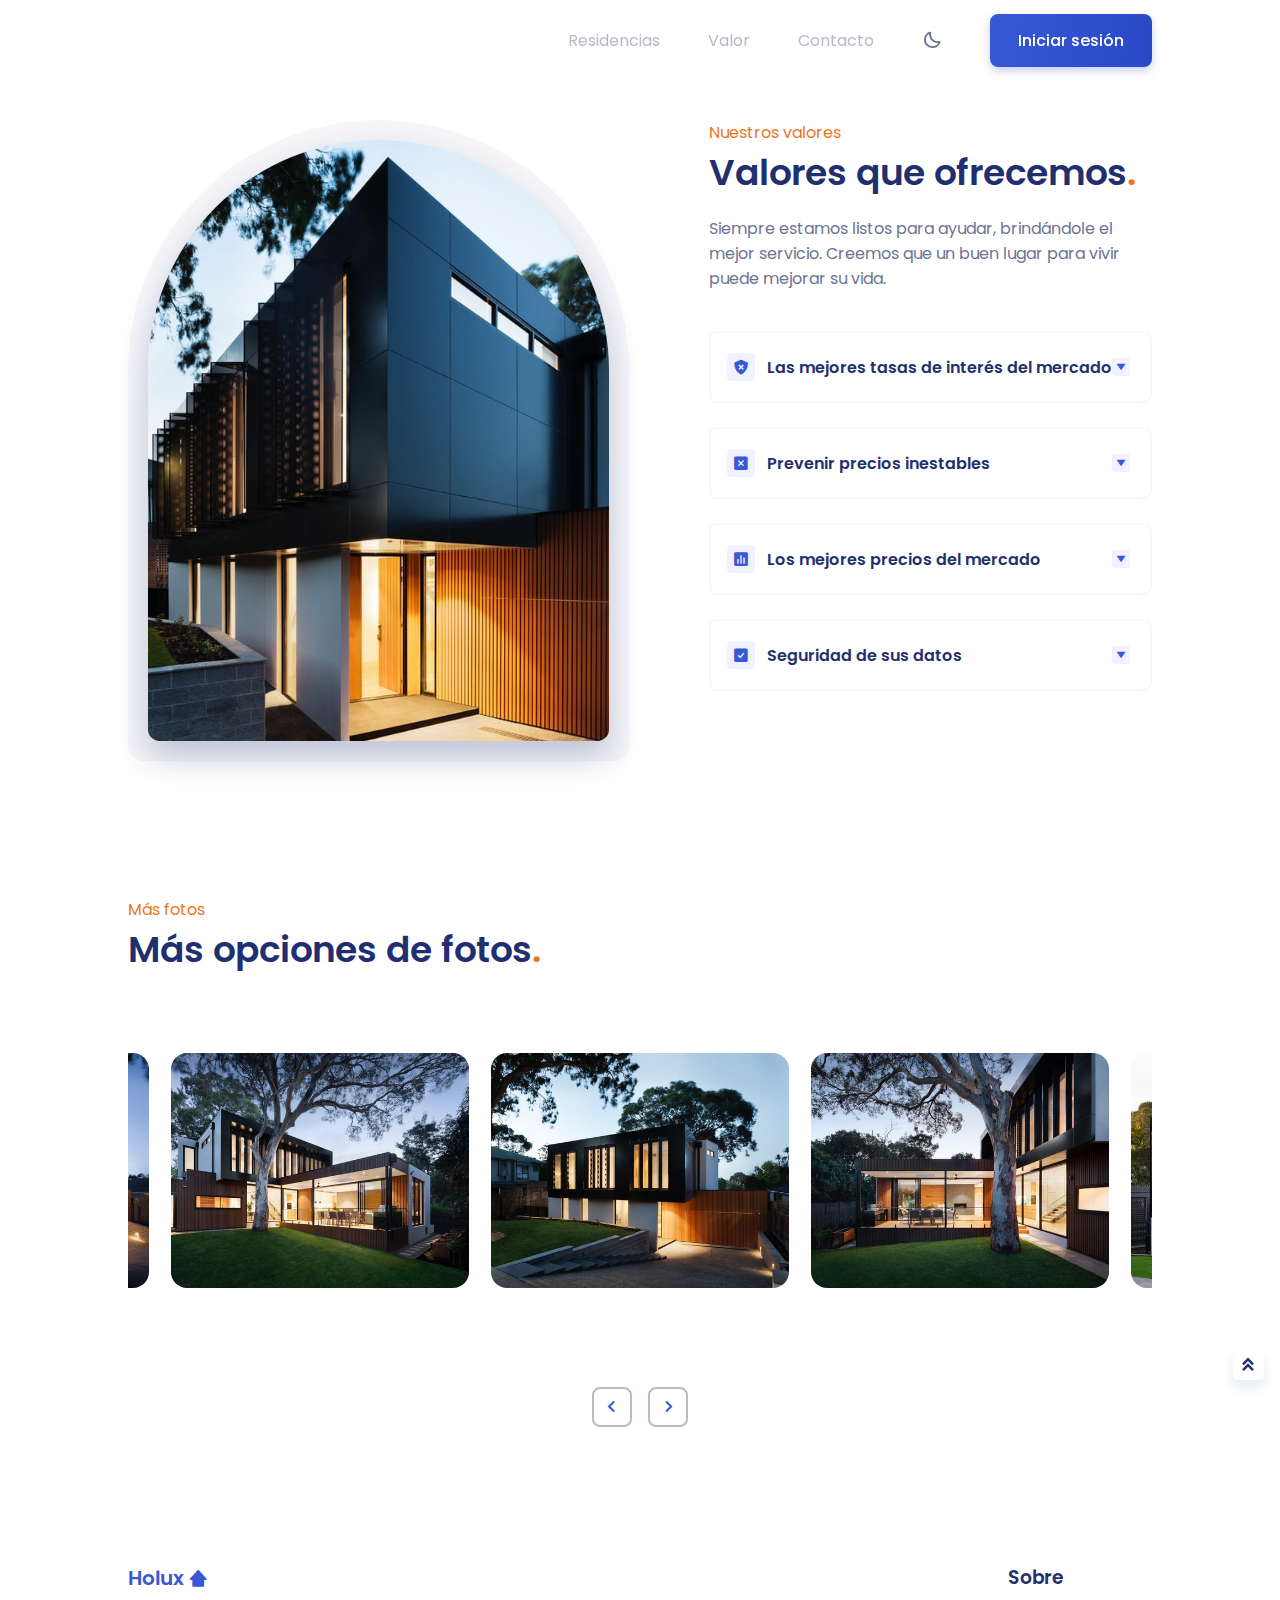
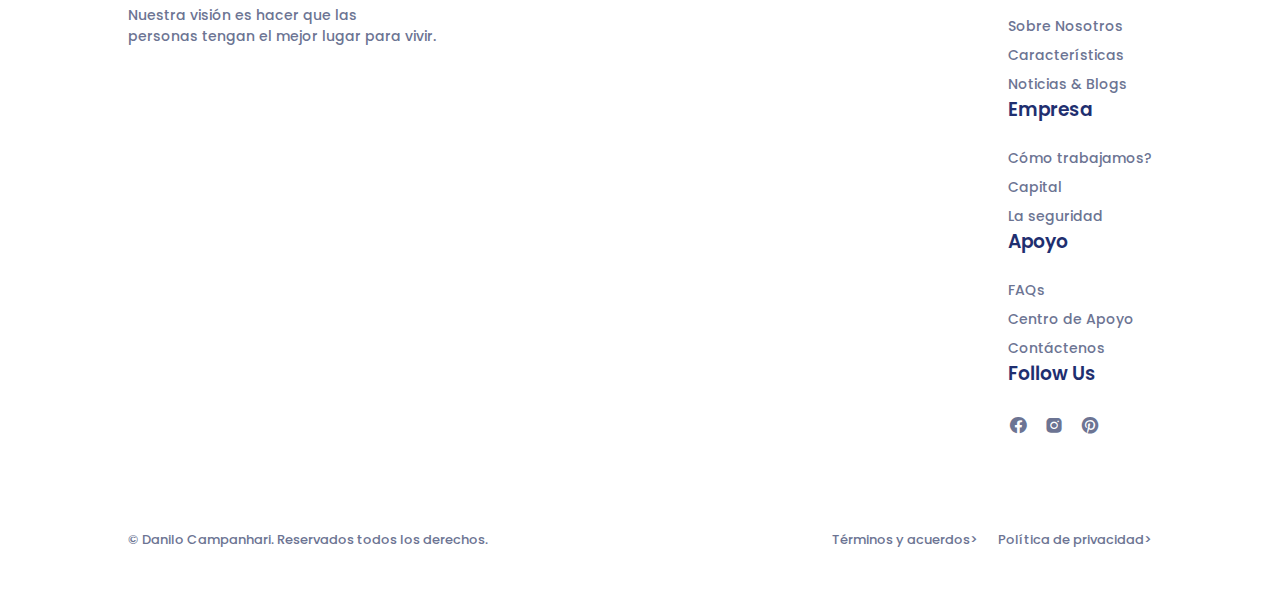
<file: Detalhes5.html>
<!DOCTYPE html>
<html lang="es">
<head>

    <!--=============== FAVICON ===============-->
    <link rel="shortcut icon" href="assets/img/favicon.png" type="image/x-icon">

    <!--=============== BOXICONS ===============-->
    <link href='https://unpkg.com/boxicons@2.1.2/css/boxicons.min.css' rel='stylesheet'>
    
    <!--=============== SWIPER CSS ===============-->
    <link rel="stylesheet" href="assets/css/swiper-bundle.min.css">

    <!--=============== CSS ===============-->
    <link rel="stylesheet" href="assets/css/styles.css">

    <meta charset="UTF-8">
    <meta http-equiv="X-UA-Compatible" content="IE=edge">
    <meta name="viewport" content="width=device-width, initial-scale=1.0">
    <title>Detalhes5</title>
</head>
<body>

                <!--==================== HEADER ====================-->
    <header class="header" id="header">
        <nav class="nav container">
            <a href="index.html" class="nav__logo">
                Family's House <i class='bx bxs-home-alt-2'></i>
            </a>

            <div class="nav__menu">
                <ul class="nav__list">
                    <li class="nav__item">
                        <a href="#home" class="nav__link active-link">
                            <i class='bx bx-home-alt-2' ></i>
                            <span></span>
                        </a>
                    </li>

                    <li class="nav__item">
                        <a href="Residencias.html" class="nav__link">
                            <i class='bx bx-building-house' ></i>
                            <span>Residencias</span>
                        </a>
                    </li>
                    
                    <li class="nav__item">
                        <a href="#Value" class="nav__link">
                            <i class='bx bx-award' ></i>
                            <span>Valor</span>
                        </a>
                    </li>
                    
                    <li class="nav__item">
                        <a href="#Contact" class="nav__link">
                            <i class='bx bx-phone'></i>
                            <span>Contacto</span>
                        </a>
                    </li>
                </ul>
            </div>

            <!-- Theme change button -->
            <i class='bx bx-moon change-theme' id="theme-button"></i>

            <a href="#" class="button nav_button">
                Iniciar sesión
            </a>
        </nav>
    </header>

    <section class="value section" id="value">
        <div class="value__container container grid">
            <div class="value__images">
                <div class="value__orbe"></div>

                <div class="value__img">
                    <img src="assets/img/value.jpg" alt="">
                </div>
            </div>

            <div class="value__contente">
                <div class="valu__data">
                    <span class="section__subtitle">Nuestros valores</span>
                    <h2 class="section__title">
                        Valores que ofrecemos<span>.</span>
                    </h2>
                    <p class="value__description">
                        Siempre estamos listos para ayudar, 
                        brindándole el mejor servicio.
                        Creemos que un buen lugar para vivir
                        puede mejorar su vida.
                    </p>
                </div>

                <div class="value__accordion">
                    <div class="value__accordion">
                        <div class="value__accordion-item">
                            <header class="value__accordion-header">
                                <i class='bx bxs-shield-x value__accordion-icon'></i>
                                <h3 class="value__accordion-title">
                                    Las mejores tasas de interés del mercado
                                </h3>
                                <div class="value__accordion-arrow">
                                    <i class='bx bxs-down-arrow'></i>
                                </div>
                            </header>

                            <div class="value__accordion-content">
                                <p class="value__accordion-description">
                                    El precio que ofrecemos es el mejor para usted, no garantizamos ningún precio.
                                    cambios en su propiedad debido a varios costos inesperados que puedan surgir.
                                </p>
                            </div>
                        </div>
                    </div>

                    <div class="value__accordion">
                        <div class="value__accordion-item">
                            <header class="value__accordion-header">
                                <i class='bx bxs-x-square value__accordion-icon'></i>
                                <h3 class="value__accordion-title">
                                    Prevenir precios inestables
                                </h3>
                                <div class="value__accordion-arrow">
                                    <i class='bx bxs-down-arrow'></i>
                                </div>
                            </header>

                            <div class="value__accordion-content">
                                <p class="value__accordion-description">
                                    El precio que ofrecemos es el mejor para usted, no garantizamos ningún precio.
                                    cambios en su propiedad debido a varios costos inesperados que puedan surgir.
                                </p>
                            </div>
                        </div>
                    </div>

                    <div class="value__accordion">
                        <div class="value__accordion-item">
                            <header class="value__accordion-header">
                                <i class='bx bxs-bar-chart-square value__accordion-icon'></i>
                                <h3 class="value__accordion-title">
                                    Los mejores precios del mercado
                                </h3>
                                <div class="value__accordion-arrow">
                                    <i class='bx bxs-down-arrow'></i>
                                </div>
                            </header>

                            <div class="value__accordion-content">
                                <p class="value__accordion-description">
                                    El precio que ofrecemos es el mejor para usted, no garantizamos ningún precio.
                                    cambios en su propiedad debido a varios costos inesperados que puedan surgir.
                                </p>
                            </div>
                        </div>
                    </div>

                    <div class="value__accordion">
                        <div class="value__accordion-item">
                            <header class="value__accordion-header">
                                <i class='bx bxs-check-square value__accordion-icon'></i>
                                <h3 class="value__accordion-title">
                                    Seguridad de sus datos
                                </h3>
                                <div class="value__accordion-arrow">
                                    <i class='bx bxs-down-arrow'></i>
                                </div>
                            </header>

                            <div class="value__accordion-content">
                                <p class="value__accordion-description">
                                    El precio que ofrecemos es el mejor para usted, no garantizamos ningún precio.
                                    cambios en su propiedad debido a varios costos inesperados que puedan surgir.
                                </p>
                            </div>
                        </div>
                    </div>
                </div>
            </div>
    </section>

             <!--==================== POPULAR ====================-->
             <section class="popular section" id="popular">
                <div class="container">
                    <span class="section__subtitle">Más fotos</span>
                    <h2 class="section__title">
                        Más opciones de fotos<span>.</span>
                    </h2>

                    <div class="popular__container swiper">
                        <div class="swiper-wrapper">
                                <article class="popular__card swiper-slide">
                                    <a href="Detalhes.html"></a>
                                        <img src="assets/img/popular1.jpg" alt="" class="popular__img">

                                        <div class="popular_data">
                                            <h2 class="popular__price">
                                                <span> </span>
                                            </h2>
                                            <h3 class="popular_title">
                                                
                                            </h3>
                                            <p class="popular__description">
                                               
                                            </p>
                                        </div>
                                    </a>
                                </article>

                                <article class="popular__card swiper-slide">
                                    <a href="Detalhes.html">
                                            <img src="assets/img/popular2.jpg" alt="" class="popular__img">

                                            <div class="popular_data">
                                                <h2 class="popular__price">
                                                    <span> </span>
                                                </h2>
                                                <h3 class="popular_title">
                                                    
                                                </h3>
                                                <p class="popular__description">
                                                    
                                                </p>
                                            </div>
                                    </a>
                                </article>


                                <article class="popular__card swiper-slide">
                                    <a href="Detalhes.html">
                                        <img src="assets/img/popular3.jpg" alt="" class="popular__img">

                                        <div class="popular_data">
                                            <h2 class="popular__price">
                                                <span></span>
                                            </h2>
                                            <h3 class="popular_title">
                                                
                                            </h3>
                                            <p class="popular__description">
                                                
                                            </p>
                                        </div>
                                    </a>
                                </article>

                                <article class="popular__card swiper-slide">
                                    <a href="Detalhes.html">
                                        <img src="assets/img/popular4.jpg" alt="" class="popular__img">
                                        <div class="popular_data">
                                            <h2 class="popular__price">
                                                <span></span>
                                            </h2>
                                            <h3 class="popular_title">
                                                
                                            </h3>
                                            <p class="popular__description">
                                                
                                            </p>
                                        </div>
                                    </a>
                                </article>

                                <article class="popular__card swiper-slide">
                                    <a href="Detalhes.html">
                                        <img src="assets/img/popular5.jpg" alt="" class="popular__img">

                                        <div class="popular_data">
                                            <h2 class="popular__price">
                                                <span></span>
                                            </h2>
                                            <h3 class="popular_title">
                                                
                                            </h3>
                                            <p class="popular__description">
                                                
                                            </p>
                                        </div>
                                    </a>
                                </article>
                        </div>

                        <div class="swiper-button-next">
                            <i class='bx bx-chevron-right'></i>
                        </div>
                        <div class="swiper-button-prev">
                            <i class='bx bx-chevron-left' ></i>
                        </div>
                    </div>
                </div>
            </section>





            <!--==================== FOOTER ====================-->
            <footer class="footer section">
                <div class="footer__container container grid">
                    <div>
                        <a href="" class="footer__logo">
                            Holux <i class='bx bxs-home-alt-2'></i>
                        </a>
                        <p class="footer__description">
                            Nuestra visión es hacer que las<br>
                            personas tengan el mejor lugar para vivir.
                        </p>
                    </div>
        
                    <div class="footer__content">
                        <div>
                            <h3 class="footer__title">
                                Sobre
                            </h3>
        
                            <ul class="footer__links">
                                <li>
                                    <a href="#" class="footer__link">Sobre Nosotros</a>
                                </li>
                                <li>
                                    <a href="#" class="footer__link">Características</a>
                                </li>
                                <li>
                                    <a href="#" class="footer__link">Noticias & Blogs</a>
                                </li>
                            </ul>
                        </div>
        
                        <div>
                            <h3 class="footer__title">
                                Empresa
                            </h3>
        
                            <ul class="footer__links">
                                <li>
                                    <a href="#" class="footer__link">Cómo trabajamos?</a>
                                </li>
                                <li>
                                    <a href="#" class="footer__link">Capital</a>
                                </li>
                                <li>
                                    <a href="#" class="footer__link">La seguridad</a>
                                </li>
                            </ul>
                        </div>
        
                        <div>
                            <h3 class="footer__title">
                                Apoyo
                            </h3>
        
                            <ul class="footer__links">
                                <li>
                                    <a href="#" class="footer__link">FAQs</a>
                                </li>
                                <li>
                                    <a href="#" class="footer__link">Centro de Apoyo</a>
                                </li>
                                <li>
                                    <a href="#" class="footer__link">Contáctenos</a>
                                </li>
                            </ul>
                        </div>
        
                        <div>
                            <h3 class="footer__title">
                                Follow Us
                            </h3>
        
                            <ul class="footer__social">
                                <a href="https://facebook.com/" target="_blank" class="footer__social-link">
                                    <i class='bx bxl-facebook-circle'></i>
                                </a>
                                <a href="https://instagram.com/" target="_blank" class="footer__social-link">
                                    <i class='bx bxl-instagram-alt'></i>
                                </a>
                                <a href="https://pinterest.com/" target="_blank" class="footer__social-link">
                                    <i class='bx bxl-pinterest'></i>
                                </a>
                            </ul>
                        </div>
                    </div>
                </div>
        
                <div class="footer__info container">
                    <span class="footer__copy">
                        &#169; Danilo Campanhari. Reservados todos los derechos.
                    </span>
        
                    <div class="footer__privacy">
                        <a href="#">Términos y acuerdos></a>
                        <a href="#">Política de privacidad></a>
                    </div>
                </div>
        
            </footer>
        
            <!--========== SCROLL UP ==========-->
            <a href="#" class="scrollup" id="scroll-up">
                <i class='bx bxs-chevrons-up'></i>
            </a>
        
            <!--=============== SCROLLREVEAL ===============-->
            <script src="assets/js/scrollreveal.min.js"></script>
        
            <!--=============== SWIPER JS ===============-->
            <script src="assets/js/swiper-bundle.min.js"></script>
        
            <!--=============== MAIN JS ===============-->
            <script src="assets/js/main.js"></script>
        

</body>
</html>
</file>
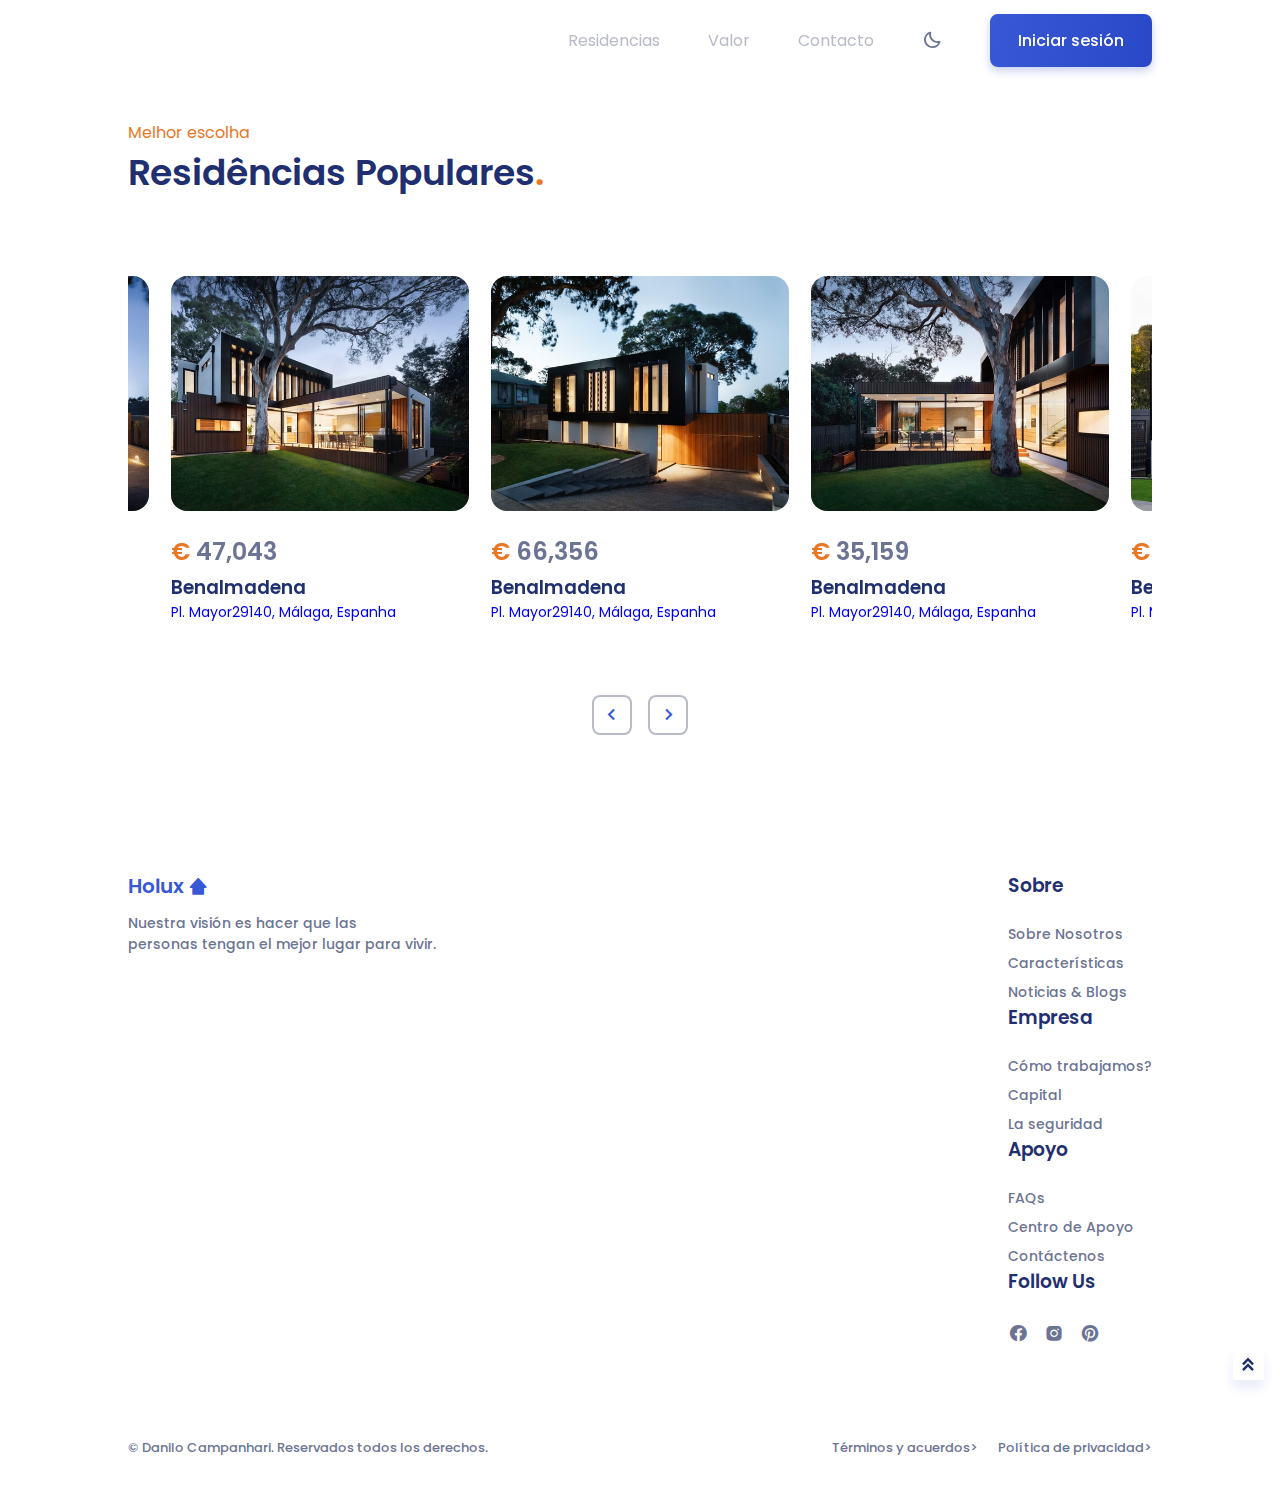
<file: Residencias.html>
<!DOCTYPE html>
<html lang="es">
<head>

    <!--=============== FAVICON ===============-->
    <link rel="shortcut icon" href="assets/img/favicon.png" type="image/x-icon">

    <!--=============== BOXICONS ===============-->
    <link href='https://unpkg.com/boxicons@2.1.2/css/boxicons.min.css' rel='stylesheet'>
    
    <!--=============== SWIPER CSS ===============-->
    <link rel="stylesheet" href="assets/css/swiper-bundle.min.css">

    <!--=============== CSS ===============-->
    <link rel="stylesheet" href="assets/css/styles.css">
    
    <meta charset="UTF-8">
    <meta http-equiv="X-UA-Compatible" content="IE=edge">
    <meta name="viewport" content="width=device-width, initial-scale=1.0">
    <title>Residencias</title>
</head>
<body>
            <!--==================== HEADER ====================-->
    <header class="header" id="header">
        <nav class="nav container">
            <a href="index.html" class="nav__logo">
                Family's House <i class='bx bxs-home-alt-2'></i>
            </a>

            <div class="nav__menu">
                <ul class="nav__list">
                    <li class="nav__item">
                        <a href="#home" class="nav__link active-link">
                            <i class='bx bx-home-alt-2' ></i>
                            <span></span>
                        </a>
                    </li>

                    <li class="nav__item">
                        <a href="Residencias.html" class="nav__link">
                            <i class='bx bx-building-house' ></i>
                            <span>Residencias</span>
                        </a>
                    </li>
                    
                    <li class="nav__item">
                        <a href="#Value" class="nav__link">
                            <i class='bx bx-award' ></i>
                            <span>Valor</span>
                        </a>
                    </li>
                    
                    <li class="nav__item">
                        <a href="#Contact" class="nav__link">
                            <i class='bx bx-phone'></i>
                            <span>Contacto</span>
                        </a>
                    </li>
                </ul>
            </div>

            <!-- Theme change button -->
            <i class='bx bx-moon change-theme' id="theme-button"></i>

            <a href="#" class="button nav_button">
                Iniciar sesión
            </a>
        </nav>
    </header>

            <!--==================== POPULAR ====================-->
            <section class="popular section" id="popular">
                <div class="container">
                    <span class="section__subtitle">Melhor escolha</span>
                    <h2 class="section__title">
                        Residências Populares<span>.</span>
                    </h2>

                    <div class="popular__container swiper">
                        <div class="swiper-wrapper">
                                <article class="popular__card swiper-slide">
                                    <a href="Detalhes.html">
                                        <img src="assets/img/popular1.jpg" alt="" class="popular__img">
                                        <div class="popular_data">
                                            <h2 class="popular__price">
                                                <span>€ </span>66,356
                                            </h2>
                                            <h3 class="popular_title">
                                                Benalmadena
                                            </h3>
                                            <p class="popular__description">
                                                Pl. Mayor29140, Málaga, Espanha
                                            </p>
                                        </div>
                                    </a>
                                </article>

                                <article class="popular__card swiper-slide">
                                    <a href="Detalhes2.html">
                                            <img src="assets/img/popular2.jpg" alt="" class="popular__img">

                                            <div class="popular_data">
                                                <h2 class="popular__price">
                                                    <span>€ </span>35,159
                                                </h2>
                                                <h3 class="popular_title">
                                                    Benalmadena
                                                </h3>
                                                <p class="popular__description">
                                                    Pl. Mayor29140, Málaga, Espanha
                                                </p>
                                            </div>
                                    </a>
                                </article>


                                <article class="popular__card swiper-slide">
                                    <a href="Detalhes3.html">
                                        <img src="assets/img/popular3.jpg" alt="" class="popular__img">

                                        <div class="popular_data">
                                            <h2 class="popular__price">
                                                <span>€ </span>75,043
                                            </h2>
                                            <h3 class="popular_title">
                                                Benalmadena
                                            </h3>
                                            <p class="popular__description">
                                                Pl. Mayor29140, Málaga, Espanha
                                            </p>
                                        </div>
                                    </a>
                                </article>

                                <article class="popular__card swiper-slide">
                                    <a href="Detalhes4.html">
                                        <img src="assets/img/popular4.jpg" alt="" class="popular__img">
                                        <div class="popular_data">
                                            <h2 class="popular__price">
                                                <span>€ </span>62,024
                                            </h2>
                                            <h3 class="popular_title">
                                                Benalmadena
                                            </h3>
                                            <p class="popular__description">
                                                Pl. Mayor29140, Málaga, Espanha
                                            </p>
                                        </div>
                                    </a>
                                </article>

                                <article class="popular__card swiper-slide">
                                    <a href="Detalhes5.html">
                                        <img src="assets/img/popular5.jpg" alt="" class="popular__img">

                                        <div class="popular_data">
                                            <h2 class="popular__price">
                                                <span>€ </span>47,043
                                            </h2>
                                            <h3 class="popular_title">
                                                Benalmadena
                                            </h3>
                                            <p class="popular__description">
                                                Pl. Mayor29140, Málaga, Espanha
                                            </p>
                                        </div>
                                    </a>
                                </article>
                        </div>

                        <div class="swiper-button-next">
                            <i class='bx bx-chevron-right'></i>
                        </div>
                        <div class="swiper-button-prev">
                            <i class='bx bx-chevron-left' ></i>
                        </div>
                    </div>
                </div>
            </section>

        <!--==================== FOOTER ====================-->
    <footer class="footer section">
        <div class="footer__container container grid">
            <div>
                <a href="" class="footer__logo">
                    Holux <i class='bx bxs-home-alt-2'></i>
                </a>
                <p class="footer__description">
                    Nuestra visión es hacer que las<br>
                    personas tengan el mejor lugar para vivir.
                </p>
            </div>

            <div class="footer__content">
                <div>
                    <h3 class="footer__title">
                        Sobre
                    </h3>

                    <ul class="footer__links">
                        <li>
                            <a href="#" class="footer__link">Sobre Nosotros</a>
                        </li>
                        <li>
                            <a href="#" class="footer__link">Características</a>
                        </li>
                        <li>
                            <a href="#" class="footer__link">Noticias & Blogs</a>
                        </li>
                    </ul>
                </div>

                <div>
                    <h3 class="footer__title">
                        Empresa
                    </h3>

                    <ul class="footer__links">
                        <li>
                            <a href="#" class="footer__link">Cómo trabajamos?</a>
                        </li>
                        <li>
                            <a href="#" class="footer__link">Capital</a>
                        </li>
                        <li>
                            <a href="#" class="footer__link">La seguridad</a>
                        </li>
                    </ul>
                </div>

                <div>
                    <h3 class="footer__title">
                        Apoyo
                    </h3>

                    <ul class="footer__links">
                        <li>
                            <a href="#" class="footer__link">FAQs</a>
                        </li>
                        <li>
                            <a href="#" class="footer__link">Centro de Apoyo</a>
                        </li>
                        <li>
                            <a href="#" class="footer__link">Contáctenos</a>
                        </li>
                    </ul>
                </div>

                <div>
                    <h3 class="footer__title">
                        Follow Us
                    </h3>

                    <ul class="footer__social">
                        <a href="https://facebook.com/" target="_blank" class="footer__social-link">
                            <i class='bx bxl-facebook-circle'></i>
                        </a>
                        <a href="https://instagram.com/" target="_blank" class="footer__social-link">
                            <i class='bx bxl-instagram-alt'></i>
                        </a>
                        <a href="https://pinterest.com/" target="_blank" class="footer__social-link">
                            <i class='bx bxl-pinterest'></i>
                        </a>
                    </ul>
                </div>
            </div>
        </div>

        <div class="footer__info container">
            <span class="footer__copy">
                &#169; Danilo Campanhari. Reservados todos los derechos.
            </span>

            <div class="footer__privacy">
                <a href="#">Términos y acuerdos></a>
                <a href="#">Política de privacidad></a>
            </div>
        </div>

    </footer>

    <!--========== SCROLL UP ==========-->
    <a href="#" class="scrollup" id="scroll-up">
        <i class='bx bxs-chevrons-up'></i>
    </a>

    <!--=============== SCROLLREVEAL ===============-->
    <script src="assets/js/scrollreveal.min.js"></script>

    <!--=============== SWIPER JS ===============-->
    <script src="assets/js/swiper-bundle.min.js"></script>

    <!--=============== MAIN JS ===============-->
    <script src="assets/js/main.js"></script>

</body>
</html>
</file>
<file: assets/css/styles.css>
/*=============== GOOGLE FONTS ===============*/
@import url('https://fonts.googleapis.com/css2?family=Poppins:wght@400;500;600&display=swap');
/*=============== VARIABLES CSS ===============*/
:root {
  --header-height: 3.5rem;

  /*========== Colors ==========*/
  /*Color mode HSL(hue, saturation, lightness)*/
  --first-color: hsl(228, 66%, 53%);
  --first-color-alt: hsl(228, 66%, 47%);
  --first-color-light: hsl(228, 62%, 59%);
  --first-color-lighten: hsl(228, 100%, 97%);
  --second-color: hsl(25, 83%, 53%);
  --title-color: hsl(228, 57%, 28%);
  --text-color: hsl(228, 15%, 50%);
  --text-color-light: hsl(228, 12%, 75%);
  --border-color: hsl(228, 99%, 98%);
  --body-color: #fff;
  --container-color: #fff;

  /*========== Font and typography ==========*/
  /*.5rem = 8px | 1rem = 16px ...*/
  --body-font: 'Poppins', sans-serif;
  --biggest-font-size: 2.25rem;
  --h1-font-size: 1.5rem;
  --h2-font-size: 1.25rem;
  --h3-font-size: 1rem;
  --normal-font-size: .938rem;
  --small-font-size: .813rem;
  --smaller-font-size: .75rem;

  /*========== Font weight ==========*/
  --font-medium: 500;
  --font-semi-bold: 600;

  /*========== z index ==========*/
  --z-tooltip: 10;
  --z-fixed: 100;
}

/* Responsive typography */
@media screen and (min-width: 1024px) {
  :root {
    --biggest-font-size: 4rem;
    --h1-font-size: 2.25rem;
    --h2-font-size: 1.5rem;
    --h3-font-size: 1.25rem;
    --normal-font-size: 1rem;
    --small-font-size: .875rem;
    --smaller-font-size: .813rem;
  }
}

/*=============== BASE ===============*/
* {
  box-sizing: border-box;
  padding: 0;
  margin: 0;
}

html {
  scroll-behavior: smooth;
}

body {
  font-family: var(--body-font);
  font-size: var(--normal-font-size);
  background-color: var(--body-color);
  color: var(--text-color);
  transition: .3s;  /* For animation dark mode */
}

h1, h2, h3 {
  color: var(--title-color);
  font-weight: var(--font-semi-bold);
}

ul {
  list-style: none;
}

a {
  text-decoration: none;
}

img {
  max-width: 100%;
  height: auto;
}

input,
button {
  font-family: var(--body-font);
  outline: none;
  border: none;
}

/*=============== THEME ===============*/
.change-theme{
  font-size: 1.25rem;
  color: #fff;
  cursor: pointer;
  transition: .3s;
}

.change-theme:hover{
  color: var(--first-color);
}

/*========== Variables Dark theme ==========*/
body.dark-theme{
  --first-color: hsl(228, 66%, 62%);
  --second-color: hsl(25, 57%, 54%);
  --title-color: hsl(228, 8%, 95%);
  --text-color: hsl(228, 8%, 70%);
  --border-color: hsl(228, 16%, 14%);
  --body-color: hsl(228, 12%, 8%);
  --container-color: hsl(228, 16%, 12%);
}

/*========== 
    Color changes in some parts of 
    the website, in dark theme 
==========*/
.dark-theme .home__search,
.dark-theme .swiper-button-next,
.dark-theme .swiper-button-prev{
  border: 3px solid var(--border-color);
}

.dark-theme .nav-menu,
.dark-theme .home__img,
.dark-theme .popular__card:hover,
.dark-theme .valeu__img,
.dark-theme .accordion-open,
.dark-theme .accordion-open .value__accordion-icon,
.dark-theme .accordion-open .value__accordion-arrow,
.dark-theme .contact__img
.dark-theme .contact__card-box:hover,
.dark-theme .scrollup{
  box-shadow: none;
}

.dark-theme .value__orbe,
.dark-theme .value__accordion-icon,
.dark-theme .value__accordion-arrow,
.dark-theme .contact__orbe,
.dark-theme .contact__card i,
.dark-theme .contact__card-button,
.dark-theme .subscribe__container {
  background-color: var(--container-color);
}

.dark-theme .subscribe__container{
  border: 6px solid var(--border-color);
}

.dark-theme .subscribe__description{
  color: var(--text-color);
}

.dark-theme::-webkit-scrollbar{
  background-color: hsl(228, 4%, 15%);
}

.dark-theme::-webkit-scrollbar-thumb{
  background-color: hsl(228, 4%, 25%);
}

.dark-theme::-webkit-scrollbar-thumb:hover{
  background-color: hsl(228, 4%, 35%);
}


/*=============== REUSABLE CSS CLASSES ===============*/
.container {
  max-width: 1024px;
  margin-left: 1.5rem;
  margin-right: 1.5rem;
}

.grid {
  display: grid;
}

.section {
  padding: 4.5rem 0 2rem;
}

.section__title {
  font-size: var(--h2-font-size);
  margin-bottom: 1rem;
}

.section__title span {
  color: var(--second-color);
}

.section__subtitle {
  display: block;
  font-size: var(--small-font-size);
  color: var(--second-color);
}

.main {
  overflow: hidden; /* For the animations ScrollReveal*/
}

/*=============== HEADER & NAV ===============*/
.header{
  position: fixed;
  top: 0;
  left: 0;
  width: 100%;
  background-color: transparent;
  z-index: var(--z-fixed);
  transition: .4s;  /* For animation dark mode */
}

.nav{
  height: var(--header-height);
  display: flex;
  justify-content: space-between;
  align-items: center;
}

.nav__logo{
  color: #fff; 
  display: inline-flex;
  align-items: center;
  column-gap: .25rem;
  font-weight: var(--font-medium);
  transition: .3s;
}

.nav__logo i{
  font-size: 1rem;
}

.nav__logo:hover{
  color: var(--first-color);
}

@media screen and (max-width: 1023px){
  .nav__menu{
    position: fixed;
    bottom: 2rem;
    background-color: var(--container-color);
    box-shadow: 0 8px 24px hsla(228, 66%, 45%, .15);
    width: 90%;
    left: 0;
    right: 0;
    margin: 0 auto;
    padding: 1.30rem 3rem;
    border-radius: 1.25rem;
    transition: .4s;
  }

  .nav__list{
    display: flex;
    justify-content: space-between;
    align-items: center;
  }

  .nav__link{
    color: var(--text-color);
    display: flex;
    padding: .5rem;
    border-radius: 50%;
  }

  .nav__link i{
    font-size: 1.25rem;
  }

  .nav__link span{
    display: none;
  }
}

/* Change background header */
.scroll-header{
  background-color: var(--body-color);
  box-shadow: 0 1px 4px hsla(228, 4%, 15%, .1);
}

.scroll-header .nav__logo{
  color: var(--first-color);
}

.scroll-header .change-theme{
  color: var(--title-color);
}

/* Active link */
.active-link{
  background: linear-gradient(101deg,
              hsl(228, 66%, 53%),
              hsl(228, 66%, 47%));
  color: #fff;
  box-shadow: 0 4px 8px hsla(228, 66%, 45%, .25);
}

/*=============== HOME ===============*/
.home{
  background: linear-gradient(170deg,
              hsl(0, 0%, 22%) 0%,
              hsl(0, 0%, 6%) 30%);
  padding-bottom: 0;
}

.home__container{
  padding-top: 4rem;
  row-gap:3.5rem;
}

.home__title,
.home__value-number{
  color: #fff;
}

.home__title{
  font-size: var(--biggest-font-size);
  line-height: 120%;
  margin-bottom: 1.25%;
}

.home__description{
  color: var(--text-color-light);
  margin-bottom: 2rem;
}

.home__search{
  background-color: var(--body-color);
  padding: .35rem .35rem .35rem .75rem;
  display: flex;
  align-items: center;
  border-radius: .75rem;
  border: 3px solid var(--text-color-light);
  margin-bottom: 2rem;
}

.home__search i{
  font-size: 1.25rem;
  color: var(--first-color);
}

.home__search-input{
  width: 90%;
  background-color: var(--body-color);
  color: var(--text-color);
  margin: 0 .5rem;
}

.home__search-input::placeholder{
  color: var(--text-color-light);
}

.home__value{
  display: flex;
  column-gap: 2.5rem;
}

.home__value-number{
  font-size: var(--h1-font-size);
  font-weight: var(--font-medium);
}

.home__value-number span{
  color: var(--second-color);
}

.home__value-description{
  display: flex;
  color: var(--text-color-light);
  font-size: var(--smaller-font-size);
}

.home__images{
  position: relative;
  display: flex;
  justify-content: center;
}

.home__orbe{
  width: 265px;
  height: 284px;
  background: linear-gradient(180deg,
              hsl(0, 0%, 16%) 93%,
              hsl(0, 0%, 67%) 100%);
  border-radius: 135px 135px 0 0;
}

.home__img{
  position: absolute;
  width: 250px;
  height: 300px;
  overflow: hidden;
  border-radius: 125px 125px 12px 12px;
  display: inline-flex;
  align-items: flex-end;
  bottom: -1.5rem;
  box-shadow: 0 16px 32px hsla(228, 66%, 25%, .25);
}

/*=============== BUTTON ===============*/
.button{
  display: inline-block;
  background: linear-gradient(101deg,
              hsl(228, 66%, 53%),
              hsl(228,66%, 47%));
  color: #fff;
  padding: 14px 28px;
  border-radius: .5rem;
  font-size: var(--normal-font-size);
  font-weight: var(--font-medium);
  box-shadow: 0 4px 8px hsla(228, 66%, 45%, .25);
  transition: .3s;
  cursor: pointer;
}

.button:hover{
  box-shadow: 0 4px 12px hsla(228, 66%, 45%, .25);
}

.nav_button{
  display: none;
}

/*=============== LOGOS ===============*/
.logos__container{
  padding-top: 2rem;
  grid-template-columns: repeat(2, 1fr);
  gap: 3rem 2rem;
  justify-content: center;
}

.logos__img img{
  height: 60px;
  opacity: .2;
  transition: .3s;
}

.logos__img img:hover{
  opacity: .6;
}


/*=============== POPULAR ===============*/
.popular__container{
  padding: 1rem 0 5rem;
}

.popular__card{
  width: 290px;
  background-color: var(--container-color);
  padding: .5rem .5rem 1.5rem;
  border-radius: 1rem;
  margin: 0 auto;
  transition: .4s;
}

.popular__img{
  border-radius: 1rem;
  margin-bottom: 1rem;
}

.popular__data{
  padding: 0 1rem 0 .5rem;
}

.popular__price{
  font-size: var(--h2-font-size);
  color: var(--text-color);
  margin-bottom: .25rem;
}

.popular__price span{
  color: var(--second-color);
}

popular__tile{
  font-size: var(--h3-font-size);
  margin-bottom: .75rem;
}

.popular__description{
  font-size: var(--small-font-size);
}

.popular__card:hover{
  box-shadow: 0 12px 16px hsla(228, 66%, 45%, .1);
}

/* Swiper class */
.swiper-button-prev::after,
.swiper-button-next::after{
  content: '';
}

.swiper-button-next,
.swiper-button-prev{
  top: initial;
  bottom: 0;
  width: initial;
  height: initial;
  background-color: var(--container-color);
  border: 2px solid var(--text-color-light);
  padding: 6px;
  border-radius: .5rem;
  font-size: 1.5rem;
  color: var(--first-color);
}

.swiper-button-prev{
  left: calc(50% - 3rem);
}

.swiper-button-next{
  right: calc(50% - 3rem);
}

/*=============== VALUE ===============*/
.value__container{
  row-gap: 3rem;
}

.value__images{
  position: relative;
  display: flex;
  justify-content: center;
}

.value__orbe{
  width: 266px;
  height: 316px;
  background-color: hsl(228, 24%, 97%);
  border-radius: 135px 135px 16px 16px;
}

.value__img{
  position: absolute;
  width: 250px;
  height: 300px;
  overflow: hidden;
  border-radius: 125px 125px 12px 12px;
  inset: 0;
  margin: auto;
  box-shadow: 0 16px 32px hsla(228, 66%, 25%, .25);
}

.value__description{
  font-size: var(--small-font-size);
  margin-bottom: 2rem;
}

.value__accordion{
  display: grid;
  row-gap: 1.5rem;
}

.value__accordion-item{
  background-color: var(--body-color);
  border: 2px solid var(--border-color);
  border-radius: .5rem;
  padding: 1rem .75rem;
}

.value__accordion-header{
  display: flex;
  align-items: center;
  cursor: pointer;
}

.value__accordion-icon{
  background-color: var(--first-color-lighten);
  padding: 5px;
  border-radius: .25rem;
  font-size: 18px;
  color: var(--first-color);
  margin-right: .75rem;
  transition: .3s;
}

.value__accordion-title{
  font-size: var(--small-font-size);
}

.value__accordion-arrow{
  display: inline-flex;
  background-color: var(--first-color-lighten);
  padding: .25rem;
  color: var(--first-color);
  border-radius: 2px;
  font-size: 10px;
  margin-left: auto;
  transition: .3s;
}

.value__accordion-arrow i{
  transition: .4s;
}

.value__accordion-description{
  font-size: var(--smaller-font-size);
  padding: 1.25rem 2.5rem 0 2.75rem;
}

.value__accordion-content{
  overflow: hidden;
  height: 0;
  transition: all .25s ease;
}


/*Rotate icon and add shadows*/
.accordion-open{
  box-shadow: 0 12px 32px hsla(227, 66%, 45%, .1);
}

.accordion-open .value__accordion-icon{
  box-shadow: 0 4px 4px hsla(228, 66%, 45%, .1);
}

.accordion-open .value__accordion-arrow{
  box-shadow: 0 2px 4px hsla(228, 66%, 45%, .1);
}

.accordion-open .value__accordion-arrow i{
  transform: rotate(-180deg);
}



/*=============== CONTACT ===============*/
.contact__container{
  row-gap: 2rem;
}

.contact__images{
  position: relative;
  display: flex;
  justify-content: center;
}

.contact__orbe{
  width: 266px;
  height: 316px;
  background-color: hsl(228, 24%, 97%);
  border-radius: 135px 135px 16px 16px;
}

.contact__img{
  position: absolute;
  width: 250px;
  height: 300px;
  overflow: hidden;
  border-radius: 125px 125px 12px 12px;
  inset: 0;
  margin: auto;
  box-shadow: 0 16px 32px hsla(228, 66%, 25%, .25);
}

.contact__description{
  font-size: var(--small-font-size);
  margin-bottom: 2.5rem;
}

.contact__card{
  display: grid;
  grid-template-columns: repeat(2, 1fr);
  gap: 1.25rem .75rem;
}

.contact__card-box{
  background-color: var(--body-color);
  border: 2px solid var(--border-color);
  padding: 1.25rem .75rem;
  border-radius: .5rem;
  transition: .3s;
}

.contact__card-info{
  display: flex;
  align-items: flex-start;
  column-gap: .75rem;
  margin-bottom: 1.25rem;
}

.contact__card i{
  padding: 6px;
  background-color: var(--first-color-lighten);
  border-radius: 6px;
  font-size: 1.25rem;
  color: var(--first-color);
}

.contact__card-title{
  font-size: var(--normal-font-size); 
}

.contact__card-description{
  font-size: var(--smaller-font-size);
}

.contact__card-button{
  font-size: var(--small-font-size);
  padding: 14px 0;
  width: 100%;
  border-radius: .25rem;
  background: var(--first-color-lighten);
  color: var(--first-color);
  font-weight: var(--font-semi-bold);
  box-shadow: none;
}

.contact__card-button:hover{
  background-color: var(--first-color);
  color: #fff;
}

.contact__card-box:hover{
  box-shadow: 0 8px 24px hsla(228, 66%, 45%, .1);
}

/*=============== SUBSCRIBE ===============*/
.subscribe{
  padding: 2.5rem 0;
}

.subscribe__container{
  background-color: var(--first-color);
  padding: 3rem 2rem;
  border-radius: 1.25rem;
  border: 6px solid var(--first-color);
  text-align: center;
}

.subscribe__title{
  font-size: var(--h2-font-size);
  color: #fff;
  margin-bottom: 1rem;
}

.subscribe__description{
  color: hsl(228, 90%, 92%);
  font-size: var(--small-font-size);
  margin-bottom: 2rem;
}

.subscribe__button{
  border: 2px solid #fff;
  background: var(--first-color-light);
  font-size: var(--small-font-size);
}

.subscribe__button:hover{
  background-color: var(--first-color);
}

/*=============== FOOTER ===============*/
.footer__container{
  row-gap: 2.5rem;
}

.footer__logo{
  color: var(--first-color);
  font-size: var(--h3-font-size);
  font-weight: var(--font-semi-bold);
  display: inline-flex;
  align-items: center;
  column-gap: .25rem;
  margin-bottom: .75rem;
}

.footer__logo i{
  font-size: 1.25rem;
}

.footer__description,
.footer__links{
  font-size: var(--small-font-size);
  font-weight: var(--font-medium);
}

.font__content,
.footer__links{
  display: grid;
}

.footer__content{
  grid-template-columns: repeat(2, max-content);
  gap: 2.5rem 4rem;
}

footer__title{
  font-size: var(--h3-font-size);
  margin-bottom: 1rem;
}

.footer__links{
  row-gap: .5rem;
}

.footer__link{
  color: var(--text-color);
  transition: .3s;
}

.footer__link:hover{
  color: var(--title-color);
}

.footer__social{
  display: flex;
  column-gap: 1rem;
}

.footer__social-link{
  font-size: 1.25rem;
  color: var(--text-color);
  transition: .3s;
}

.footer__social-link:hover{
  color: var(--title-color);
}

.footer__info,
.footer__privacy{
  display: flex;
}

.footer__info{
  padding-bottom: 6rem;
  margin-top: 5.5rem;
  flex-direction: column;
  text-align: center;
  row-gap: 1.5rem;
}

.footer__copy,
.footer__privacy a{
  font-size: var(--smaller-font-size);
  font-weight: var(--font-medium);
  color: var(--text-color);
}

.footer__privacy{
  justify-content: center;
  column-gap: 1.25rem;
}

/*=============== SCROLL BAR ===============*/
::-webkit-scrollbar{
  width: .6rem;
  border-radius: .5rem;
  background-color: hsl(228, 8%, 76%);
}

::-webkit-scrollbar-thumb{
  background-color: hsl(228, 8%, 64%);
  border-radius: .5rem;
}

::-webkit-scrollbar-thumb:hover{
  background-color: hsl(228, 8%, 54%);
}

/*=============== SCROLL UP ===============*/
.scrollup{
  position: fixed;
  right: 1rem;
  bottom: -30rem;
  background-color: var(--container-color);
  box-shadow: 0 8px 12px hsla(228, 66%, 45%, .1);
  display: inline-flex;
  padding: .35rem;
  border-radius: .25rem;
  color: var(--title-color);
  font-size: 1.25rem;
  z-index: var(--z-tooltip);
  transition: .3s;
}

.scrollup:hover{
  transform: translateY(-.25rem);
  color: var(--first-color);
}

/* Show Scroll Up*/
.show-scroll{
  bottom: 8rem;
}

/*=============== BREAKPOINTS ===============*/
/* For small devices */
@media screen and (max-width: 350px){
  .container{
    margin-left: 1rem;
    margin-right: 1rem;
  }

  .section{
    padding: 3.5rem 0 1rem;
  }

  .home{
    padding-bottom: 0;
  }

  .contact__card{
    grid-template-columns: repeat(1, 180px);
    justify-content: center;
  }
}

@media screen and (max-width: 320px){
  .nav__menu{
    padding: 1.3rem 1.5rem;
  }

  .home__value{
    column-gap: 1rem;
  }
  .home__img{
    width: 220px;
    height: 280px;
  }
  .home__orbe{
    width: 240px;
    height: 264px;
  }

  .logos__container{
    gap: 2rem;
  }

  .popular__card{
    width: 230px;
    padding: .5rem .5rem .75rem;
  }

  .value__img,
  .contact__img{
    width: 220px;
    height: 260px;
  }
  .value__orbe,
  .contact__orbe{
    width: 236px;
    height: 260px;
  }

  .subscribe__container{
    padding: 2rem 1rem;
  }

  .footer__content{
    gap: 2.5rem;
  }
}

/* For medium devices */
@media screen and (min-width: 576px){
  .nav__menu{
    width: 342px;
  }

  .home__search{
    width: 412px;
  }

  .contact__card{
    grid-template-columns: repeat(2, 192px);
    justify-content: center;
  }

  .footer__content{
    grid-template-columns: repeat(3, max-content);
  }
}

@media screen and (min-width: 767px){
  .home__container{
    grid-template-columns: repeat(2, 1fr);
    padding: 2rem;
  }
  .home__orbe{
    align-self: flex-end;
  }
  .home__data{
    padding-top: 2rem;
  }
  .logos__container{
    grid-template-columns: repeat(4, max-content);
    justify-content: center;
  }
  
  .value__container,
  .contact__container{
    grid-template-columns: repeat(2, 1fr);
    align-items: center;
  }

  .contact__images{
    order: 1;
  }
  .contact__card{
    justify-content: initial;
  }

  .subscribe__container{
    padding: 3rem 13rem;
  }

  .footer__container{
    grid-template-columns: repeat(2, max-content);
    justify-content: space-between;
  }
}

/* For large devices */
@media screen and (min-width: 1023px){
  .section{
    padding: 7.5rem 0 1rem;
  }
  .section__title{
    font-size: 2.25rem;
  }
  .section__subtitle{
    font-size: var(--normal-font-size);
  }

  .nav{
    height: calc(var(--header-height) + 1.5rem);
  }
  .nav__menu{
    width: initial;
    margin-left: auto;
  }
  .nav__list{
    display: flex;
    column-gap: 3rem;
  }
  .nav__link{
    color: var(--text-color-light);
  }
  .nav__link i{
    display: none;
  }
  .nav_button{
    display: inline-block;
  }

  .active-link{
    background: none;
    box-shadow: none;
    color: var(--first-color);
    font-weight: var(--font-medium);
  }

  .change-theme{
    margin: 0 3rem;
    color: var(--text-color);
  }

  .scroll-header .nav__link,
  .scroll-header .change-theme{
    color: var(--text-color);
  }
  .scroll-header .active-link{
    color: var(--first-color);
  }

  .home{
    padding-bottom: 0;
  }
  .home__container{
    padding-top: 5rem;
    column-gap: 2rem;
  }
  .home__data{
    padding-bottom: 4rem;
  }
  .home__title{
    margin-bottom: 2rem;
  }
  .home__description,
  .home__search{
    margin-bottom: 3rem;
  }
  .home__value{
    column-gap: 3.5rem;
  }
  .home__orbe{
    width: 504px;
    height: 611px;
    border-radius: 256px 256px 0 0;
  }
  .home__img{
    width: 472px;
    height: 634px;
    border-radius: 236px 236px 12px 12px;
    bottom: -2.5rem;
  }

  .logos__img img{
    height: 100px;
  }

  .popular__container{
    padding-top: 3rem;
  }
  .popular__card{
    width: 320px;
    padding: .75rem .7rem 2rem;
  }
  .popular__data{
    padding: 0 .25rem 0 .75rem;
  }

  .value__container,
  .contact__container{
    align-items: flex-start;
    column-gap: 5rem;
  }
  .value__orbe,
  .contact__orbe{
    width: 501px;
    height: 641px;
    border-radius: 258px 258px 16px 16px;
  }
  .value__img,
  .contact__img{
    width: 461px;
    height: 601px;
    border-radius: 238px 238px 12px 12px;
  }
  .value__img img,
  .contact__img img{
    max-width: initial;
    width: 490px;
  }
  .value__description,
  .contact__description{
    font-size: var(--normal-font-size);
    margin-bottom: 2.5rem;
  }

  .value__accordion-title{
    font-size: var(--normal-font-size);
  }
  .value__accordion-item{
    padding: 1.25rem 1.25rem 1.25rem 1rem;
  }
  .value__accordion-description{
    padding-bottom: 1rem;
    font-size: var(--small-font-size);
  }

  .contact__card{
    grid-template-columns: repeat(2, 200px);
  }
  .contact__card-box{
    padding: 28px 1.5rem 1.5rem;
  }

  .subscribe__container{
    padding: 4rem 10rem 4.5rem;
    border-radius: 2rem;
    border: 12px solid var(--first-color-light);
  }
  .subscribe__title{
    font-size: 2.5rem;
    margin-bottom: 1.5rem;
  }
  .subscribe__description{
    font-size: var(--normal-font-size);
    padding: 0 8rem;
  }
  .subscribe__button{
    font-size: var(--normal-font-size);
  }

  .footer__content{
    grid-template-columns: repeat(4, max-content);
  }
  .footer__title{
    margin-bottom: 1.5rem;
  }
  .footer__link{
    row-gap: 1.5rem;
  }
  .footer__info{
    flex-direction: row;
    justify-content: space-between;
    padding-bottom: 2rem;
  }

  .show-scroll{
    bottom: 3rem;
    right: 3rem;
  }
}

@media screen and (min-width: 1040px){
  .container{
    margin-left: auto;
    margin-right: auto;
  }

  .home__container{
    column-gap: 4rem;
  }
}

/* For 2K & 4K resolutions */
@media screen and (min-width: 2048px){
  body{
    zoom: 1.5;
  }
}

@media screen and (min-width: 3840px){
  body{
    zoom: 2;
  }
}
</file>
